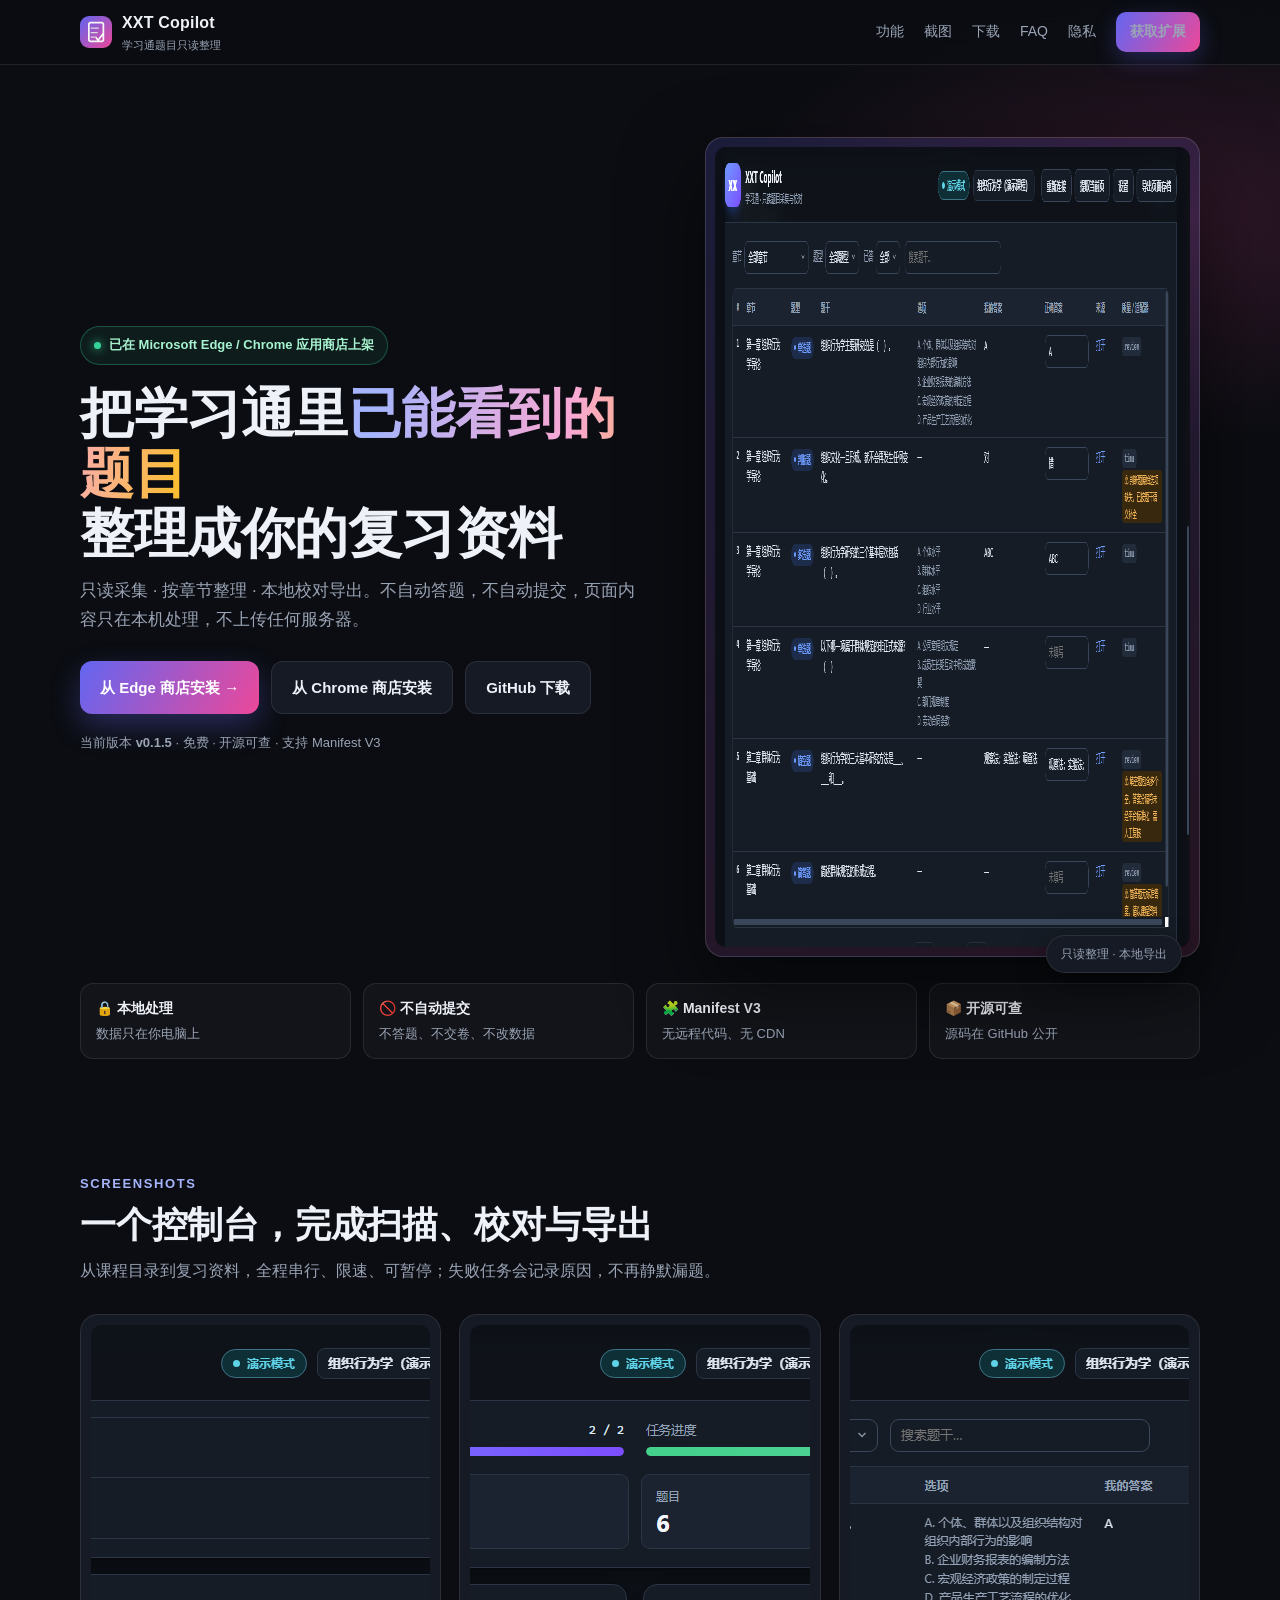
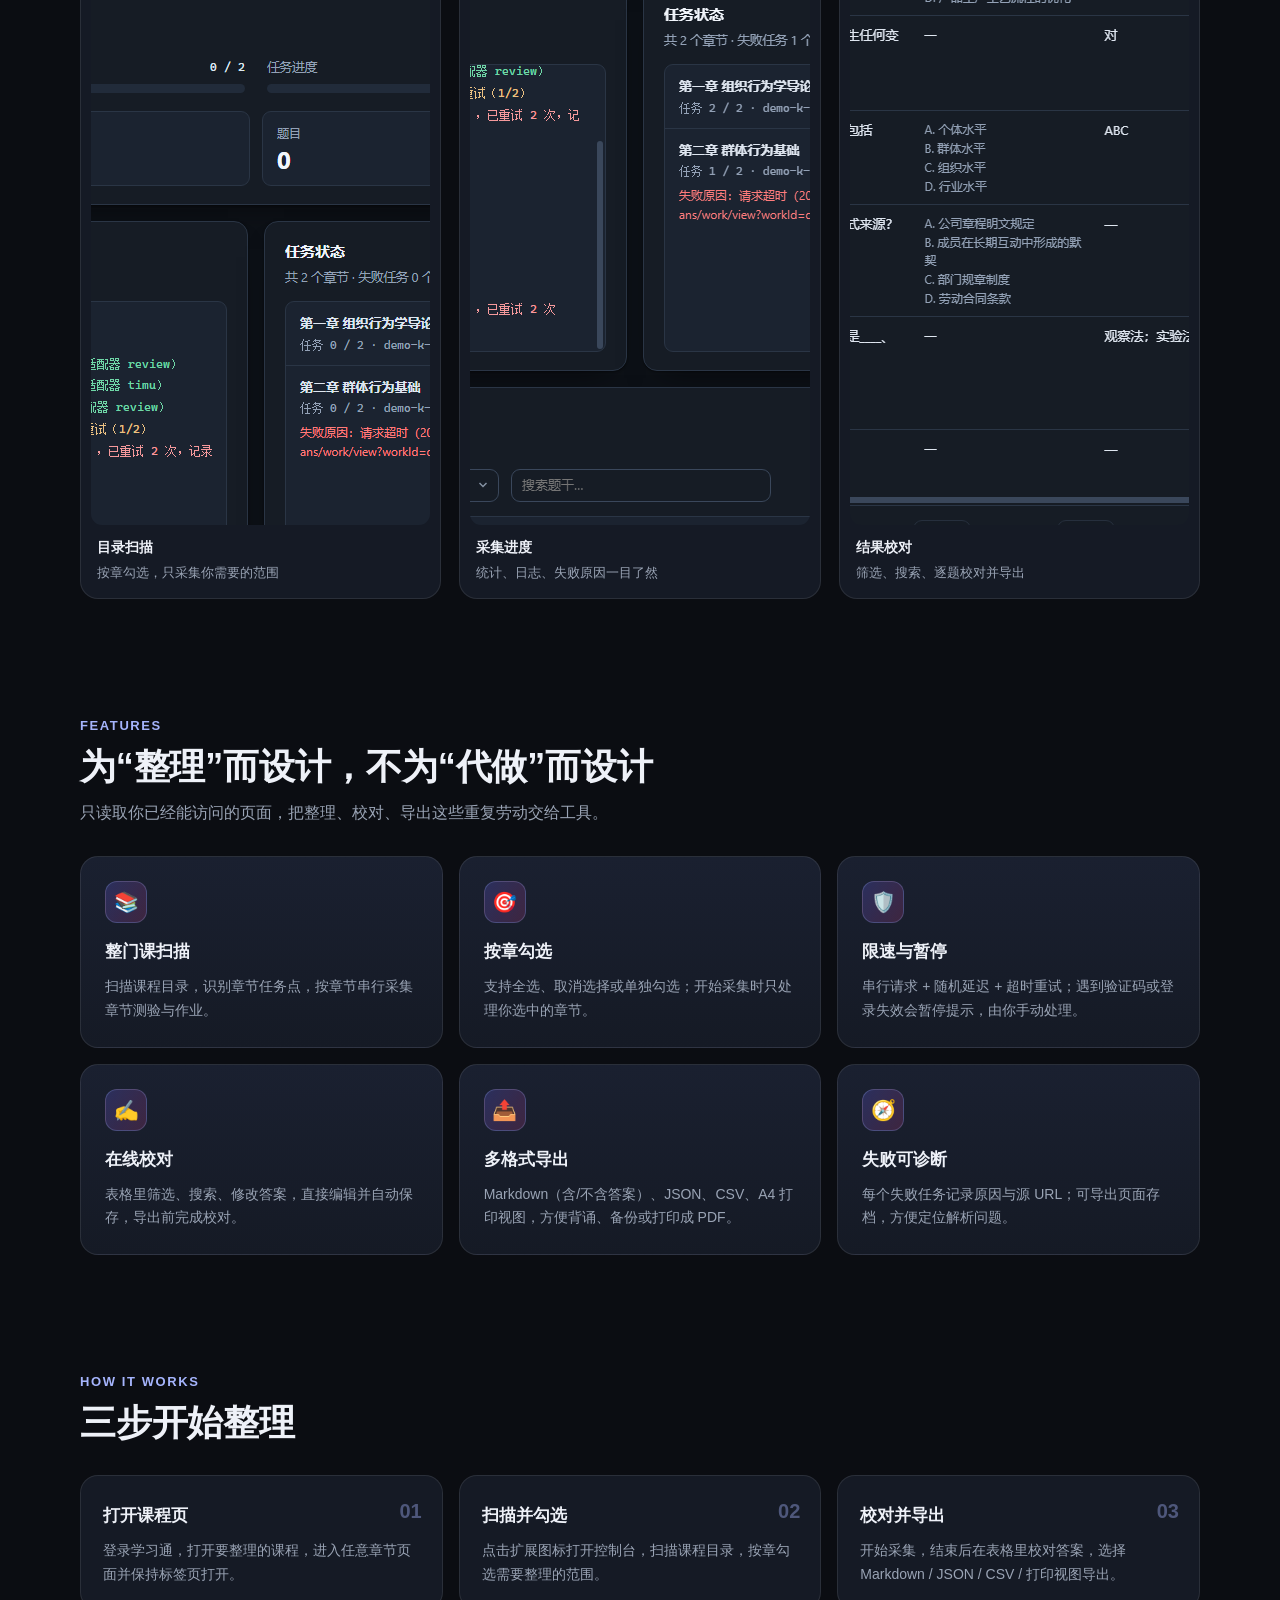
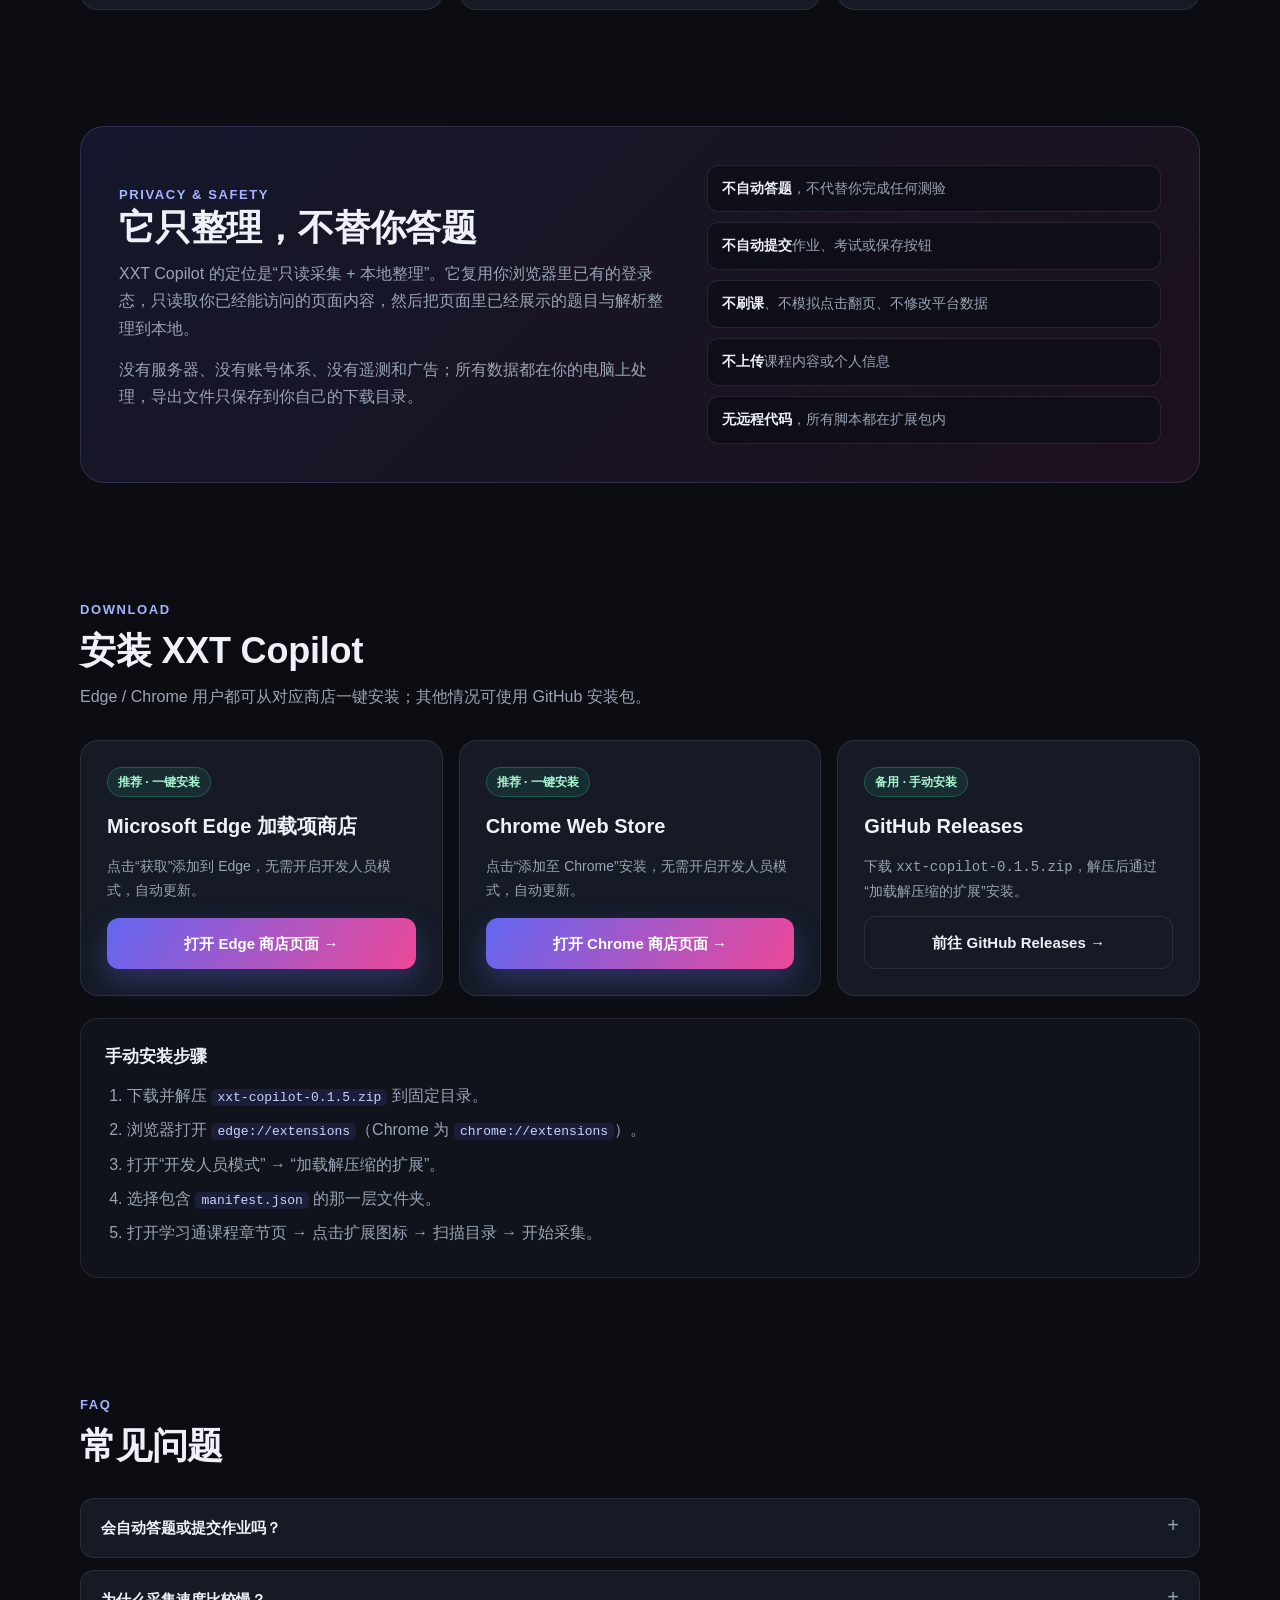
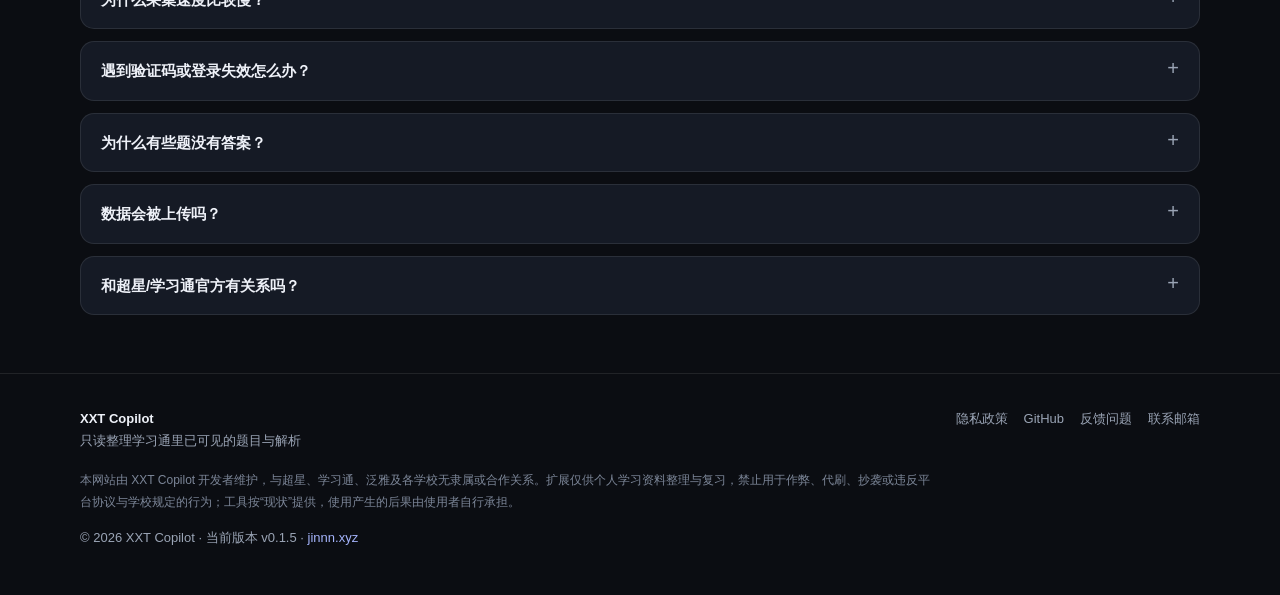
<file: docs/index.html>
<!DOCTYPE html>
<html lang="zh-CN">
<head>
  <meta charset="utf-8">
  <meta name="viewport" content="width=device-width, initial-scale=1">
  <title>XXT Copilot —— 学习通题目只读整理工具</title>
  <meta name="description" content="XXT Copilot 是一个只读的课程题目整理扩展：把学习通（超星/泛雅）课程中已可见的题目与解析按章节整理，导出 Markdown/JSON/CSV/打印版。不自动答题、不自动提交，数据只在本机处理。">
  <meta name="theme-color" content="#0b0d12">
  <link rel="canonical" href="https://jinnn.xyz/xxt-copilot/">
  <link rel="icon" type="image/png" href="assets/logo-128.png">
  <link rel="stylesheet" href="assets/site.css">
  <meta property="og:type" content="website">
  <meta property="og:title" content="XXT Copilot —— 学习通题目只读整理工具">
  <meta property="og:description" content="只读采集 · 按章节整理 · 本地校对导出。不自动答题，不自动提交，数据不上传。">
  <meta property="og:url" content="https://jinnn.xyz/xxt-copilot/">
  <meta property="og:image" content="https://jinnn.xyz/xxt-copilot/assets/og-cover.png">
  <meta name="twitter:card" content="summary_large_image">
</head>
<body>

<nav class="nav">
  <div class="nav-inner">
    <a class="brand" href="./">
      <img src="assets/logo-128.png" alt="XXT Copilot">
      <span>XXT Copilot<small>学习通题目只读整理</small></span>
    </a>
    <div class="nav-links">
      <a href="#features">功能</a>
      <a href="#screenshots">截图</a>
      <a href="#download">下载</a>
      <a href="#faq">FAQ</a>
      <a href="privacy-policy.html">隐私</a>
      <a class="nav-cta" href="https://microsoftedge.microsoft.com/addons/detail/afapjlkkkkkodlmamfeknfhnlkjaenih" target="_blank" rel="noopener">获取扩展</a>
    </div>
  </div>
</nav>

<header class="hero">
  <div class="wrap hero-grid">
    <div>
      <span class="pill"><span class="dot"></span> 已在 Microsoft Edge / Chrome 应用商店上架</span>
      <h1>把学习通里<span class="grad">已能看到的题目</span><br>整理成你的复习资料</h1>
      <p class="lead">只读采集 · 按章节整理 · 本地校对导出。不自动答题，不自动提交，页面内容只在本机处理，不上传任何服务器。</p>
      <div class="hero-actions">
        <a class="btn btn-primary" href="https://microsoftedge.microsoft.com/addons/detail/afapjlkkkkkodlmamfeknfhnlkjaenih" target="_blank" rel="noopener">从 Edge 商店安装 →</a>
        <a class="btn" href="https://chromewebstore.google.com/detail/maolpkpomgdnmidbiejcogfgecfhhbcj" target="_blank" rel="noopener">从 Chrome 商店安装</a>
        <a class="btn" href="https://github.com/luongthimydieu/xxt-copilot/releases/latest" target="_blank" rel="noopener">GitHub 下载</a>
      </div>
      <p class="hero-note">当前版本 <b>v0.1.5</b> · 免费 · 开源可查 · 支持 Manifest V3</p>
    </div>
    <div class="hero-art">
      <div class="shot-frame">
        <img src="assets/screenshot-3-results-1280x800.png" alt="XXT Copilot 题目校对表格界面" width="1280" height="800">
      </div>
    </div>
  </div>
  <div class="wrap trust">
    <div><b>🔒 本地处理</b>数据只在你电脑上</div>
    <div><b>🚫 不自动提交</b>不答题、不交卷、不改数据</div>
    <div><b>🧩 Manifest V3</b>无远程代码、无 CDN</div>
    <div><b>📦 开源可查</b>源码在 GitHub 公开</div>
  </div>
</header>

<section id="screenshots">
  <div class="wrap">
    <div class="sec-head">
      <div class="eyebrow">Screenshots</div>
      <h2>一个控制台，完成扫描、校对与导出</h2>
      <p>从课程目录到复习资料，全程串行、限速、可暂停；失败任务会记录原因，不再静默漏题。</p>
    </div>
    <div class="shots">
      <div class="shot">
        <img src="assets/screenshot-1-catalog-1280x800.png" alt="扫描课程目录并勾选章节" loading="lazy" width="1280" height="800">
        <p><b>目录扫描</b>按章勾选，只采集你需要的范围</p>
      </div>
      <div class="shot">
        <img src="assets/screenshot-2-progress-1280x800.png" alt="采集进度、统计卡片与运行日志" loading="lazy" width="1280" height="800">
        <p><b>采集进度</b>统计、日志、失败原因一目了然</p>
      </div>
      <div class="shot">
        <img src="assets/screenshot-3-results-1280x800.png" alt="题目校对表格，含选项与正确答案" loading="lazy" width="1280" height="800">
        <p><b>结果校对</b>筛选、搜索、逐题校对并导出</p>
      </div>
    </div>
  </div>
</section>

<section id="features">
  <div class="wrap">
    <div class="sec-head">
      <div class="eyebrow">Features</div>
      <h2>为“整理”而设计，不为“代做”而设计</h2>
      <p>只读取你已经能访问的页面，把整理、校对、导出这些重复劳动交给工具。</p>
    </div>
    <div class="features">
      <div class="feature">
        <div class="ico">📚</div>
        <h3>整门课扫描</h3>
        <p>扫描课程目录，识别章节任务点，按章节串行采集章节测验与作业。</p>
      </div>
      <div class="feature">
        <div class="ico">🎯</div>
        <h3>按章勾选</h3>
        <p>支持全选、取消选择或单独勾选；开始采集时只处理你选中的章节。</p>
      </div>
      <div class="feature">
        <div class="ico">🛡️</div>
        <h3>限速与暂停</h3>
        <p>串行请求 + 随机延迟 + 超时重试；遇到验证码或登录失效会暂停提示，由你手动处理。</p>
      </div>
      <div class="feature">
        <div class="ico">✍️</div>
        <h3>在线校对</h3>
        <p>表格里筛选、搜索、修改答案，直接编辑并自动保存，导出前完成校对。</p>
      </div>
      <div class="feature">
        <div class="ico">📤</div>
        <h3>多格式导出</h3>
        <p>Markdown（含/不含答案）、JSON、CSV、A4 打印视图，方便背诵、备份或打印成 PDF。</p>
      </div>
      <div class="feature">
        <div class="ico">🧭</div>
        <h3>失败可诊断</h3>
        <p>每个失败任务记录原因与源 URL；可导出页面存档，方便定位解析问题。</p>
      </div>
    </div>
  </div>
</section>

<section>
  <div class="wrap">
    <div class="sec-head">
      <div class="eyebrow">How it works</div>
      <h2>三步开始整理</h2>
    </div>
    <div class="steps">
      <div class="step">
        <h3>打开课程页</h3>
        <p>登录学习通，打开要整理的课程，进入任意章节页面并保持标签页打开。</p>
      </div>
      <div class="step">
        <h3>扫描并勾选</h3>
        <p>点击扩展图标打开控制台，扫描课程目录，按章勾选需要整理的范围。</p>
      </div>
      <div class="step">
        <h3>校对并导出</h3>
        <p>开始采集，结束后在表格里校对答案，选择 Markdown / JSON / CSV / 打印视图导出。</p>
      </div>
    </div>
  </div>
</section>

<section>
  <div class="wrap">
    <div class="safety">
      <div class="safety-grid">
        <div>
          <div class="eyebrow">Privacy &amp; Safety</div>
          <h2>它只整理，不替你答题</h2>
          <p>XXT Copilot 的定位是“只读采集 + 本地整理”。它复用你浏览器里已有的登录态，只读取你已经能访问的页面内容，然后把页面里已经展示的题目与解析整理到本地。</p>
          <p>没有服务器、没有账号体系、没有遥测和广告；所有数据都在你的电脑上处理，导出文件只保存到你自己的下载目录。</p>
        </div>
        <ul class="checks">
          <li><b>不自动答题</b>，不代替你完成任何测验</li>
          <li><b>不自动提交</b>作业、考试或保存按钮</li>
          <li><b>不刷课</b>、不模拟点击翻页、不修改平台数据</li>
          <li><b>不上传</b>课程内容或个人信息</li>
          <li><b>无远程代码</b>，所有脚本都在扩展包内</li>
        </ul>
      </div>
    </div>
  </div>
</section>

<section id="download">
  <div class="wrap">
    <div class="sec-head">
      <div class="eyebrow">Download</div>
      <h2>安装 XXT Copilot</h2>
      <p>Edge / Chrome 用户都可从对应商店一键安装；其他情况可使用 GitHub 安装包。</p>
    </div>
    <div class="download-grid">
      <div class="dl">
        <span class="tag">推荐 · 一键安装</span>
        <h3>Microsoft Edge 加载项商店</h3>
        <p>点击“获取”添加到 Edge，无需开启开发人员模式，自动更新。</p>
        <a class="btn btn-primary" href="https://microsoftedge.microsoft.com/addons/detail/afapjlkkkkkodlmamfeknfhnlkjaenih" target="_blank" rel="noopener">打开 Edge 商店页面 →</a>
      </div>
      <div class="dl">
        <span class="tag">推荐 · 一键安装</span>
        <h3>Chrome Web Store</h3>
        <p>点击“添加至 Chrome”安装，无需开启开发人员模式，自动更新。</p>
        <a class="btn btn-primary" href="https://chromewebstore.google.com/detail/maolpkpomgdnmidbiejcogfgecfhhbcj" target="_blank" rel="noopener">打开 Chrome 商店页面 →</a>
      </div>
      <div class="dl">
        <span class="tag">备用 · 手动安装</span>
        <h3>GitHub Releases</h3>
        <p>下载 <code>xxt-copilot-0.1.5.zip</code>，解压后通过“加载解压缩的扩展”安装。</p>
        <a class="btn" href="https://github.com/luongthimydieu/xxt-copilot/releases/latest" target="_blank" rel="noopener">前往 GitHub Releases →</a>
      </div>
    </div>
    <div class="manual">
      <h3>手动安装步骤</h3>
      <ol>
        <li>下载并解压 <code>xxt-copilot-0.1.5.zip</code> 到固定目录。</li>
        <li>浏览器打开 <code>edge://extensions</code>（Chrome 为 <code>chrome://extensions</code>）。</li>
        <li>打开“开发人员模式” → “加载解压缩的扩展”。</li>
        <li>选择包含 <code>manifest.json</code> 的那一层文件夹。</li>
        <li>打开学习通课程章节页 → 点击扩展图标 → 扫描目录 → 开始采集。</li>
      </ol>
    </div>
  </div>
</section>

<section id="faq">
  <div class="wrap">
    <div class="sec-head">
      <div class="eyebrow">FAQ</div>
      <h2>常见问题</h2>
    </div>
    <div class="faq">
      <details>
        <summary>会自动答题或提交作业吗？</summary>
        <p>不会。扩展只读取页面和接口数据，在本地整理；从不点击提交、交卷、保存作业等按钮，也不会修改平台上的任何数据。</p>
      </details>
      <details>
        <summary>为什么采集速度比较慢？</summary>
        <p>为了降低平台压力和账号风险，扩展采用串行请求、随机延迟、超时与有限重试。整门课可能需要几分钟，建议保持默认限速。</p>
      </details>
      <details>
        <summary>遇到验证码或登录失效怎么办？</summary>
        <p>扩展会暂停并提示原因，不会强行继续。手动完成验证或重新登录学习通后，刷新课程页并在控制台点“继续”或“重新连接”。</p>
      </details>
      <details>
        <summary>为什么有些题没有答案？</summary>
        <p>平台只在部分页面或部分状态下展示官方答案；页面上没有展示的答案无法采集，会留空，由你在校对区手动补充。</p>
      </details>
      <details>
        <summary>数据会被上传吗？</summary>
        <p>不会。扩展没有服务器，没有遥测和广告；采集结果保存在页面内存，设置保存在浏览器本地存储，导出文件只写到你的默认下载目录。</p>
      </details>
      <details>
        <summary>和超星/学习通官方有关系吗？</summary>
        <p>没有。这是一个独立的个人开发工具，与超星、学习通、泛雅及各学校无隶属或合作关系。请遵守平台用户协议与学校规定，仅用于个人复习整理。</p>
      </details>
    </div>
  </div>
</section>

<footer>
  <div class="wrap">
    <div class="foot">
      <div>
        <strong style="color:var(--text)">XXT Copilot</strong>
        <div>只读整理学习通里已可见的题目与解析</div>
      </div>
      <div class="foot-links">
        <a href="privacy-policy.html">隐私政策</a>
        <a href="https://github.com/luongthimydieu/xxt-copilot" target="_blank" rel="noopener">GitHub</a>
        <a href="https://github.com/luongthimydieu/xxt-copilot/issues" target="_blank" rel="noopener">反馈问题</a>
        <a href="mailto:wangzhiwen1224@126.com">联系邮箱</a>
      </div>
    </div>
    <p class="disclaimer">本网站由 XXT Copilot 开发者维护，与超星、学习通、泛雅及各学校无隶属或合作关系。扩展仅供个人学习资料整理与复习，禁止用于作弊、代刷、抄袭或违反平台协议与学校规定的行为；工具按“现状”提供，使用产生的后果由使用者自行承担。</p>
    <p style="margin:14px 0 0">© 2026 XXT Copilot · 当前版本 v0.1.5 · <a href="https://jinnn.xyz/">jinnn.xyz</a></p>
  </div>
</footer>

</body>
</html>
</file>
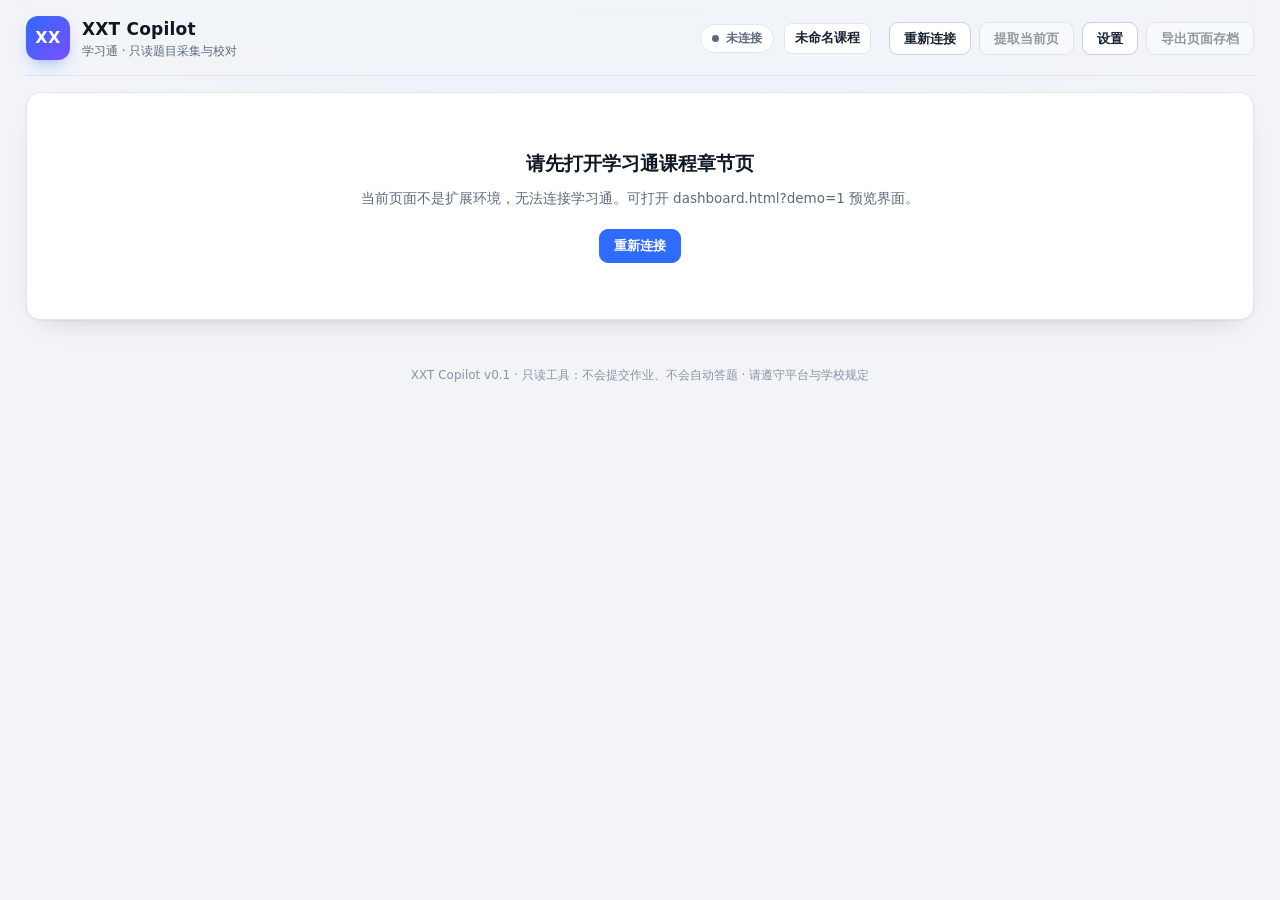
<file: dashboard/dashboard.html>
<!DOCTYPE html>
<html lang="zh-CN">
<head>
  <meta charset="utf-8">
  <meta name="viewport" content="width=device-width, initial-scale=1">
  <title>XXT Copilot · 控制台</title>
  <link rel="stylesheet" href="dashboard.css">
</head>
<body>
  <div class="app">
    <header class="topbar">
      <div class="brand">
        <div class="logo" aria-hidden="true">XX</div>
        <div class="brand-text">
          <h1>XXT Copilot</h1>
          <p>学习通 · 只读题目采集与校对</p>
        </div>
      </div>
      <div class="topbar-status">
        <span id="conn-pill" class="pill pill-idle" role="status">未连接</span>
        <span id="course-name" class="course-name" title="当前课程">未连接课程</span>
      </div>
      <div class="topbar-actions">
        <button type="button" class="btn" id="btn-reconnect" data-action="reconnect">重新连接</button>
        <button type="button" class="btn" id="btn-extract-current" data-action="extract-current" title="从当前已打开的学习通页面提取题目（XXT_EXTRACT_CURRENT）">提取当前页</button>
        <button type="button" class="btn" id="btn-settings" data-action="open-settings">设置</button>
        <button type="button" class="btn" id="btn-snapshot" data-action="snapshot">导出页面存档</button>
      </div>
    </header>

    <div id="demo-banner" class="banner banner-info" hidden>
      demo 模式：当前使用内置示例数据，不会连接学习通，也不会发送任何扩展消息。
    </div>
    <div id="alert-banner" class="banner banner-error" hidden role="alert"></div>

    <main>
      <section id="empty-state" class="card empty-state">
        <h2 id="empty-title">正在连接学习通页面…</h2>
        <p id="empty-hint">正在查找当前课程标签页。请保持学习通课程章节页处于打开状态。</p>
        <button type="button" class="btn btn-primary" data-action="reconnect">重新连接</button>
      </section>

      <section id="card-scan" class="card" hidden>
        <div class="card-head">
          <div>
            <h2>扫描目录</h2>
            <p class="card-sub" id="scan-hint">扫描课程章节目录，勾选要采集的章节后开始采集。</p>
          </div>
          <div class="card-tools">
            <button type="button" class="btn btn-primary" id="btn-scan" data-action="scan">扫描课程目录</button>
            <button type="button" class="btn btn-sm" id="btn-select-all" data-action="select-all">全选</button>
            <button type="button" class="btn btn-sm" id="btn-select-none" data-action="select-none">取消选择</button>
          </div>
        </div>
        <div class="entries" id="entries-list"></div>
      </section>

      <section id="card-run" class="card" hidden>
        <div class="card-head">
          <div>
            <h2>采集控制</h2>
            <p class="card-sub">串行请求 + 随机延迟；遇到验证码或登录失效会自动暂停，不会硬闯。</p>
          </div>
          <div class="card-tools">
            <button type="button" class="btn btn-primary" id="btn-start" data-action="start">开始采集</button>
            <button type="button" class="btn" id="btn-pause" data-action="pause">暂停</button>
            <button type="button" class="btn" id="btn-resume" data-action="resume">继续</button>
            <button type="button" class="btn btn-danger" id="btn-stop" data-action="stop">停止</button>
          </div>
        </div>
        <div class="progress-grid">
          <div class="progress-item">
            <div class="progress-label"><span>章节进度</span><span id="progress-entry-text">0 / 0</span></div>
            <div class="bar"><div class="bar-fill" id="progress-entry-bar"></div></div>
          </div>
          <div class="progress-item">
            <div class="progress-label"><span>任务进度</span><span id="progress-task-text">0 / 0</span></div>
            <div class="bar"><div class="bar-fill bar-fill-ok" id="progress-task-bar"></div></div>
          </div>
        </div>
        <div class="stats">
          <div class="stat">
            <span class="stat-label">章节</span>
            <strong class="stat-value" id="stat-chapters">0</strong>
          </div>
          <div class="stat">
            <span class="stat-label">任务</span>
            <strong class="stat-value" id="stat-tasks">0</strong>
          </div>
          <div class="stat">
            <span class="stat-label">题目</span>
            <strong class="stat-value" id="stat-questions">0</strong>
          </div>
          <div class="stat stat-failed">
            <span class="stat-label">失败任务</span>
            <strong class="stat-value" id="stat-failed">0</strong>
          </div>
        </div>
      </section>

      <div class="two-col">
        <section id="card-logs" class="card" hidden>
          <div class="card-head">
            <div>
              <h2>运行日志</h2>
              <p class="card-sub" id="logs-meta">最多保留最近 300 条，按级别着色。</p>
            </div>
          </div>
          <div class="log-list" id="log-list"></div>
        </section>

        <section id="card-tasks" class="card" hidden>
          <div class="card-head">
            <div>
              <h2>任务状态</h2>
              <p class="card-sub" id="tasks-meta">按章节显示任务数、完成情况与失败原因。</p>
            </div>
          </div>
          <div class="task-list" id="task-list"></div>
        </section>
      </div>

      <section id="card-results" class="card" hidden>
        <div class="card-head">
          <div>
            <h2>结果校对 <span class="mode-badge" id="results-mode" hidden></span></h2>
            <p class="card-sub" id="results-meta">采集完成或暂停后自动加载结果。</p>
          </div>
          <div class="card-tools">
            <button type="button" class="btn btn-sm" id="btn-show-bulk" data-action="show-bulk" hidden>返回批量结果</button>
            <span class="count-badge" id="results-count">0 题</span>
          </div>
        </div>
        <div class="filters">
          <label class="field-inline"><span>章节</span><select id="filter-chapter"></select></label>
          <label class="field-inline"><span>题型</span><select id="filter-type"></select></label>
          <label class="field-inline"><span>已答</span>
            <select id="filter-answered">
              <option value="">全部</option>
              <option value="yes">已答</option>
              <option value="no">未答</option>
            </select>
          </label>
          <label class="search"><input type="search" id="search-stem" placeholder="搜索题干…" autocomplete="off"></label>
        </div>
        <div class="table-wrap">
          <table class="result-table">
            <thead>
              <tr>
                <th class="col-idx">#</th>
                <th class="col-chapter">章节</th>
                <th class="col-type">题型</th>
                <th class="col-stem">题干</th>
                <th class="col-options">选项</th>
                <th class="col-my">我的答案</th>
                <th class="col-answer">正确答案</th>
                <th class="col-source">来源</th>
                <th class="col-quality">质量 / 适配器</th>
              </tr>
            </thead>
            <tbody id="results-tbody"></tbody>
          </table>
        </div>
        <div class="empty" id="results-empty" hidden>暂无题目结果。完成采集后会自动加载；在地址后加 <code>?demo=1</code> 可预览示例数据。</div>
        <div class="pager">
          <button type="button" class="btn btn-sm" id="page-prev" data-action="page-prev">上一页</button>
          <span id="page-info">第 1 / 1 页</span>
          <button type="button" class="btn btn-sm" id="page-next" data-action="page-next">下一页</button>
        </div>
      </section>

      <section id="card-export" class="card" hidden>
        <div class="card-head">
          <div>
            <h2>导出</h2>
            <p class="card-sub">结果加载后可用；文件名自动包含课程名与日期。CSV 带 BOM，可直接用 Excel 打开。</p>
          </div>
        </div>
        <div class="export-actions">
          <button type="button" class="btn" data-export="md-answers" data-action="export-md-answers">Markdown（含答案）</button>
          <button type="button" class="btn" data-export="md-plain" data-action="export-md-plain">Markdown（不含答案）</button>
          <button type="button" class="btn" data-export="json" data-action="export-json">JSON</button>
          <button type="button" class="btn" data-export="csv" data-action="export-csv">CSV（Excel）</button>
          <label class="check"><input type="checkbox" id="print-with-answers" checked> 打印包含答案</label>
          <button type="button" class="btn" data-export="print" data-action="export-print">打印视图</button>
        </div>
      </section>
    </main>

    <footer class="foot">
      XXT Copilot v0.1 · 只读工具：不会提交作业、不会自动答题 · 请遵守平台与学校规定
    </footer>
  </div>

  <div id="settings-modal" class="modal" hidden>
    <div class="modal-backdrop" data-action="close-settings"></div>
    <div class="modal-panel" role="dialog" aria-modal="true" aria-labelledby="settings-title">
      <div class="modal-head">
        <h2 id="settings-title">采集设置</h2>
        <button type="button" class="icon-btn" data-action="close-settings" aria-label="关闭设置">×</button>
      </div>
      <div class="modal-body">
        <div class="form-grid">
          <label class="form-field">
            <span>最小请求间隔 minDelay（ms）</span>
            <input type="number" id="set-min-delay" min="0" max="60000" step="50">
          </label>
          <label class="form-field">
            <span>最大请求间隔 maxDelay（ms）</span>
            <input type="number" id="set-max-delay" min="0" max="60000" step="50">
          </label>
          <label class="form-field">
            <span>单请求超时 timeout（ms）</span>
            <input type="number" id="set-timeout" min="1000" max="120000" step="1000">
          </label>
          <label class="form-field">
            <span>失败重试 retries（次）</span>
            <input type="number" id="set-retries" min="0" max="10" step="1">
          </label>
          <label class="form-field">
            <span>单任务最大翻卡数 maxCards（张）</span>
            <input type="number" id="set-max-cards" min="1" max="500" step="1">
          </label>
        </div>
        <p class="form-hint">设置保存在本机浏览器（chrome.storage.local），并作为「开始采集」时 XXT_START 的默认 options。数值越大请求越慢、越保守。</p>
        <p class="form-error" id="settings-error" hidden></p>
      </div>
      <div class="modal-foot">
        <button type="button" class="btn" data-action="close-settings">取消</button>
        <button type="button" class="btn btn-primary" data-action="save-settings">保存设置</button>
      </div>
    </div>
  </div>

  <div id="toast-container" class="toasts" aria-live="polite" aria-atomic="false"></div>

  <noscript>本页面需要启用 JavaScript 才能使用。</noscript>
  <script src="export.js"></script>
  <script src="dashboard.js"></script>
</body>
</html>
</file>
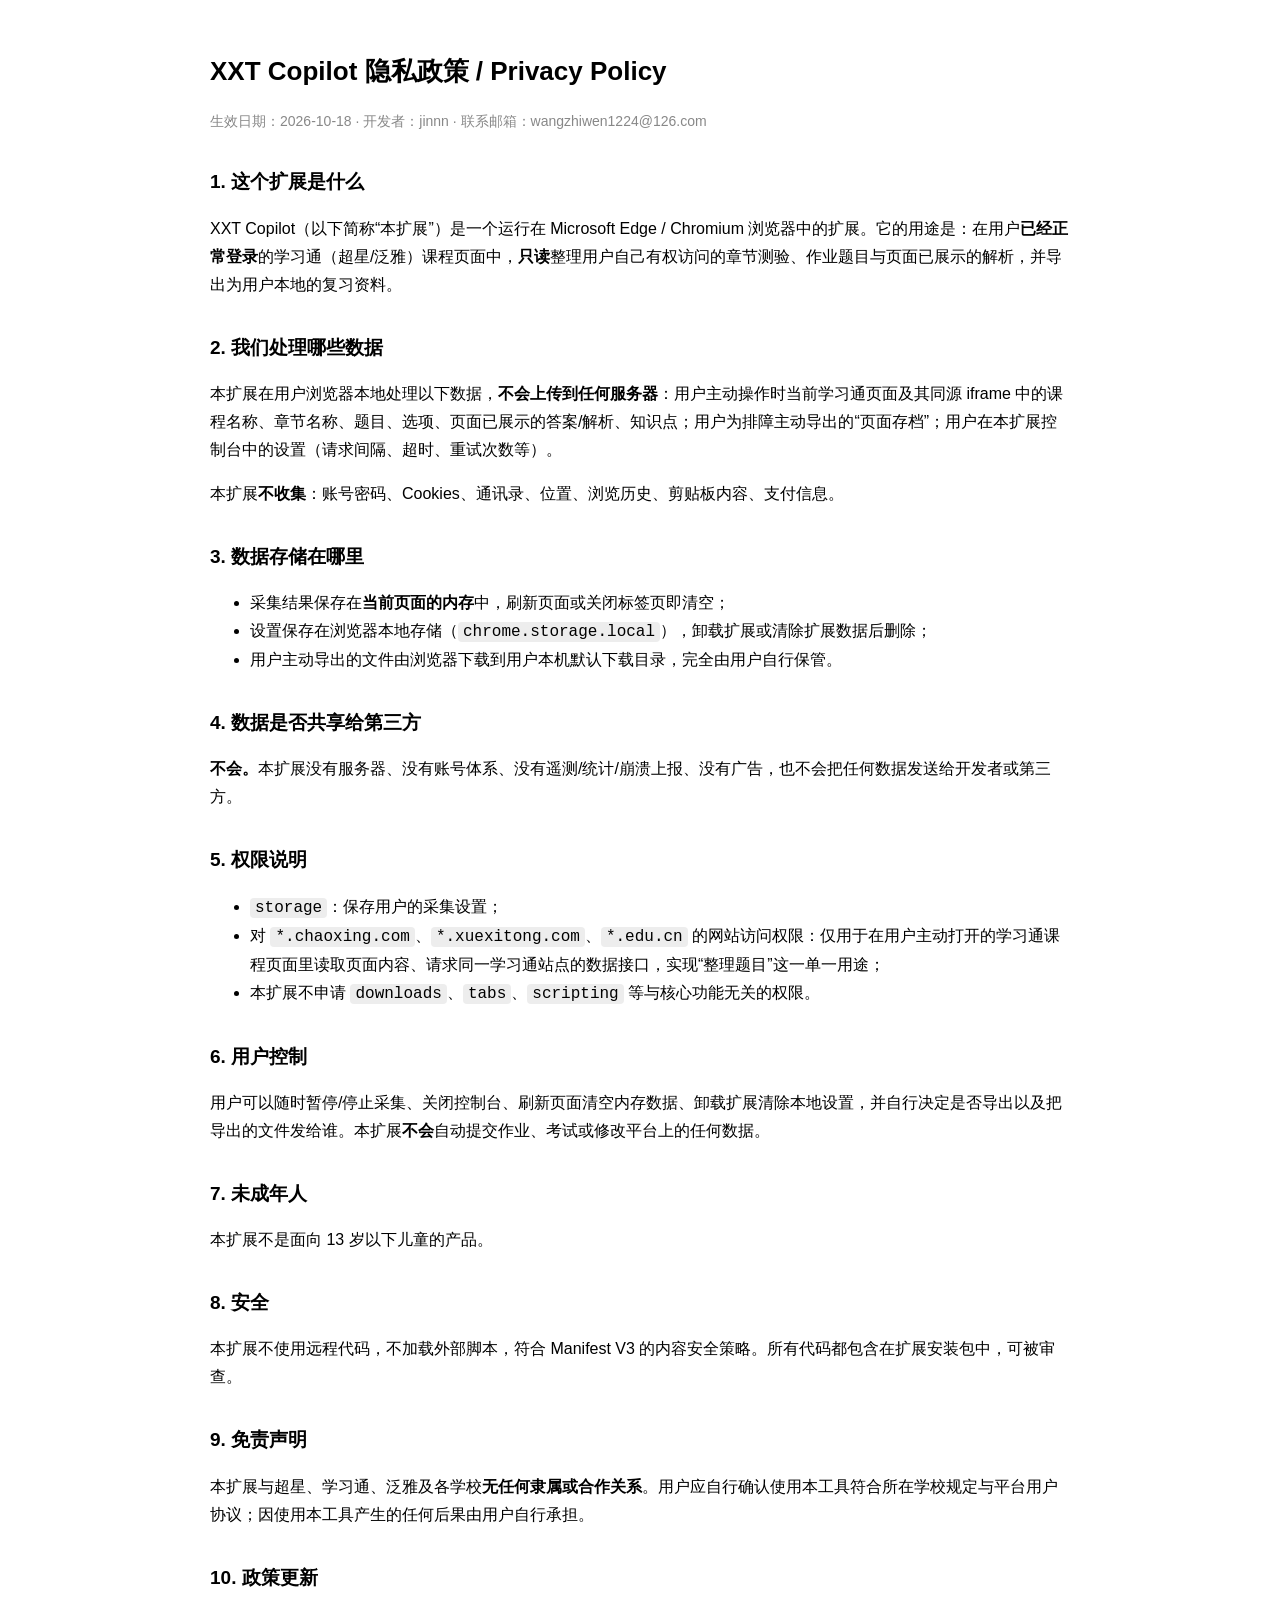
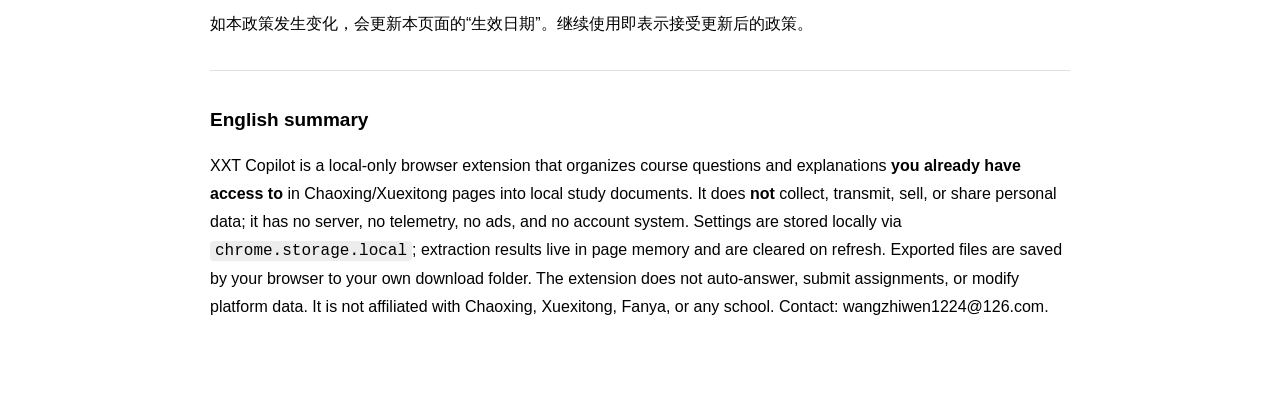
<file: docs/privacy-policy.html>
<!DOCTYPE html>
<html lang="zh-CN">
<head>
  <meta charset="utf-8">
  <meta name="viewport" content="width=device-width, initial-scale=1">
  <title>XXT Copilot 隐私政策 / Privacy Policy</title>
  <style>
    :root { color-scheme: light dark; }
    body { max-width: 860px; margin: 0 auto; padding: 32px 20px 64px; font: 16px/1.75 -apple-system, BlinkMacSystemFont, "Segoe UI", "Microsoft YaHei", sans-serif; }
    h1 { font-size: 26px; margin-bottom: 4px; }
    h2 { font-size: 19px; margin-top: 32px; }
    .meta { color: #888; font-size: 14px; }
    code { background: rgba(127,127,127,.14); padding: 1px 5px; border-radius: 4px; }
    hr { border: 0; border-top: 1px solid rgba(127,127,127,.25); margin: 32px 0; }
    @media (prefers-color-scheme: dark) { body { background: #17171f; color: #e8e8ef; } }
  </style>
</head>
<body>
  <h1>XXT Copilot 隐私政策 / Privacy Policy</h1>
  <p class="meta">生效日期：2026-10-18 · 开发者：jinnn · 联系邮箱：wangzhiwen1224@126.com</p>

  <h2>1. 这个扩展是什么</h2>
  <p>XXT Copilot（以下简称“本扩展”）是一个运行在 Microsoft Edge / Chromium 浏览器中的扩展。它的用途是：在用户<strong>已经正常登录</strong>的学习通（超星/泛雅）课程页面中，<strong>只读</strong>整理用户自己有权访问的章节测验、作业题目与页面已展示的解析，并导出为用户本地的复习资料。</p>

  <h2>2. 我们处理哪些数据</h2>
  <p>本扩展在用户浏览器本地处理以下数据，<strong>不会上传到任何服务器</strong>：用户主动操作时当前学习通页面及其同源 iframe 中的课程名称、章节名称、题目、选项、页面已展示的答案/解析、知识点；用户为排障主动导出的“页面存档”；用户在本扩展控制台中的设置（请求间隔、超时、重试次数等）。</p>
  <p>本扩展<strong>不收集</strong>：账号密码、Cookies、通讯录、位置、浏览历史、剪贴板内容、支付信息。</p>

  <h2>3. 数据存储在哪里</h2>
  <ul>
    <li>采集结果保存在<strong>当前页面的内存</strong>中，刷新页面或关闭标签页即清空；</li>
    <li>设置保存在浏览器本地存储（<code>chrome.storage.local</code>），卸载扩展或清除扩展数据后删除；</li>
    <li>用户主动导出的文件由浏览器下载到用户本机默认下载目录，完全由用户自行保管。</li>
  </ul>

  <h2>4. 数据是否共享给第三方</h2>
  <p><strong>不会。</strong>本扩展没有服务器、没有账号体系、没有遥测/统计/崩溃上报、没有广告，也不会把任何数据发送给开发者或第三方。</p>

  <h2>5. 权限说明</h2>
  <ul>
    <li><code>storage</code>：保存用户的采集设置；</li>
    <li>对 <code>*.chaoxing.com</code>、<code>*.xuexitong.com</code>、<code>*.edu.cn</code> 的网站访问权限：仅用于在用户主动打开的学习通课程页面里读取页面内容、请求同一学习通站点的数据接口，实现“整理题目”这一单一用途；</li>
    <li>本扩展不申请 <code>downloads</code>、<code>tabs</code>、<code>scripting</code> 等与核心功能无关的权限。</li>
  </ul>

  <h2>6. 用户控制</h2>
  <p>用户可以随时暂停/停止采集、关闭控制台、刷新页面清空内存数据、卸载扩展清除本地设置，并自行决定是否导出以及把导出的文件发给谁。本扩展<strong>不会</strong>自动提交作业、考试或修改平台上的任何数据。</p>

  <h2>7. 未成年人</h2>
  <p>本扩展不是面向 13 岁以下儿童的产品。</p>

  <h2>8. 安全</h2>
  <p>本扩展不使用远程代码，不加载外部脚本，符合 Manifest V3 的内容安全策略。所有代码都包含在扩展安装包中，可被审查。</p>

  <h2>9. 免责声明</h2>
  <p>本扩展与超星、学习通、泛雅及各学校<strong>无任何隶属或合作关系</strong>。用户应自行确认使用本工具符合所在学校规定与平台用户协议；因使用本工具产生的任何后果由用户自行承担。</p>

  <h2>10. 政策更新</h2>
  <p>如本政策发生变化，会更新本页面的“生效日期”。继续使用即表示接受更新后的政策。</p>

  <hr>

  <h2>English summary</h2>
  <p>XXT Copilot is a local-only browser extension that organizes course questions and explanations <strong>you already have access to</strong> in Chaoxing/Xuexitong pages into local study documents. It does <strong>not</strong> collect, transmit, sell, or share personal data; it has no server, no telemetry, no ads, and no account system. Settings are stored locally via <code>chrome.storage.local</code>; extraction results live in page memory and are cleared on refresh. Exported files are saved by your browser to your own download folder. The extension does not auto-answer, submit assignments, or modify platform data. It is not affiliated with Chaoxing, Xuexitong, Fanya, or any school. Contact: wangzhiwen1224@126.com.</p>
</body>
</html>
</file>
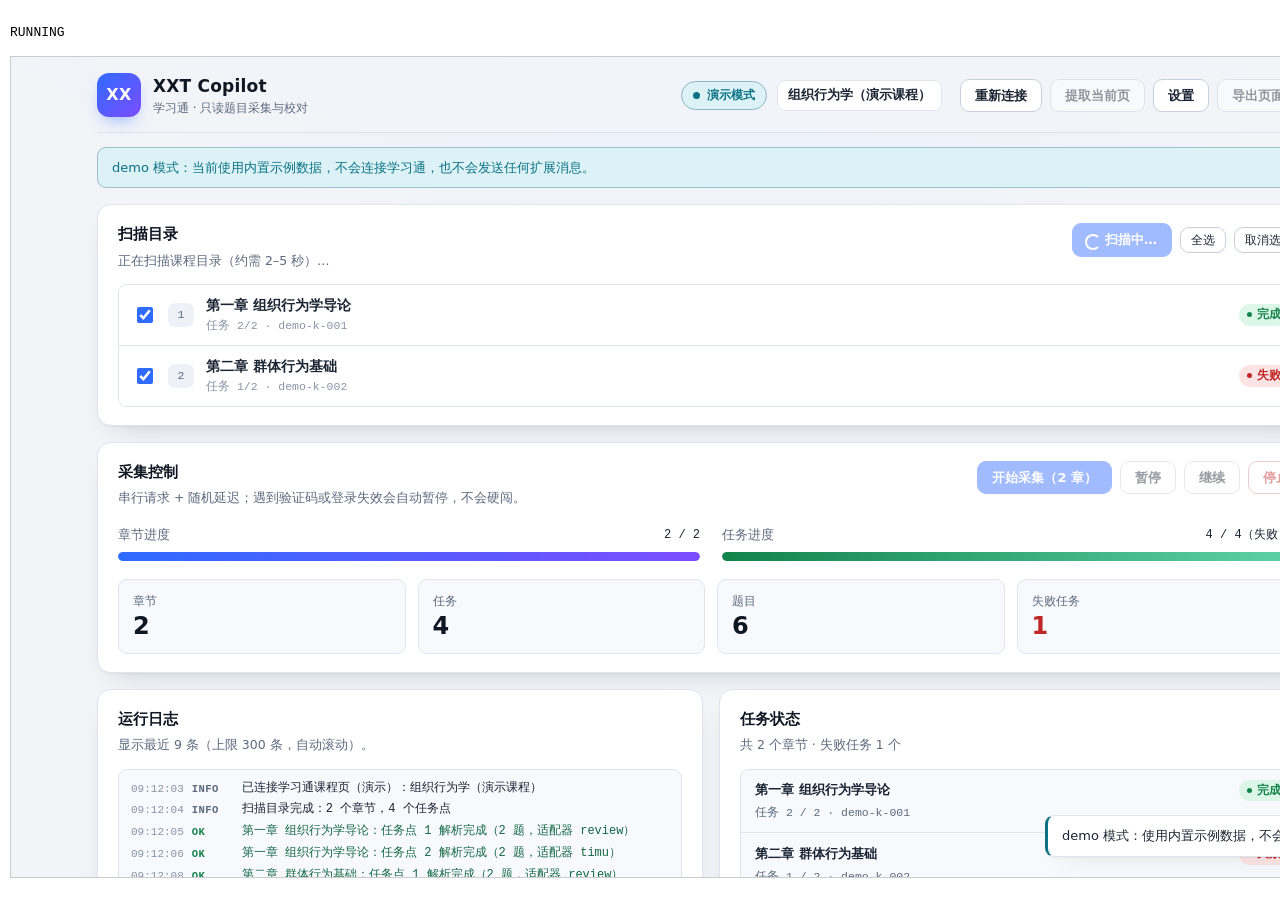
<file: tools/dashboard-test.html>
<!DOCTYPE html>
<html lang="zh-CN">
<head>
  <meta charset="utf-8">
  <title>dashboard-test</title>
  <style>
    body { font: 13px/1.5 Consolas, monospace; margin: 0; padding: 10px; }
    iframe { width: 1400px; height: 820px; border: 1px solid #ccc; }
    #out { white-space: pre-wrap; }
    .pass { color: #067d17; }
    .fail { color: #c00; font-weight: 700; }
  </style>
</head>
<body>
  <pre id="out">RUNNING</pre>
  <iframe id="frame" src="../dashboard/dashboard.html?demo=1"></iframe>
  <script>
    (function () {
      'use strict';
      var results = [];
      var failed = 0;

      function assert(condition, message) {
        if (condition) results.push('PASS ' + message);
        else { failed++; results.push('FAIL ' + message); }
      }
      function sleep(ms) {
        return new Promise(function (resolve) { setTimeout(resolve, ms); });
      }
      function textOf(doc, id) {
        var el = doc.getElementById(id);
        return el ? String(el.textContent || '').trim() : '';
      }

      window.addEventListener('load', function () {
        (async function () {
          var frame = document.getElementById('frame');
          var doc = frame.contentDocument;
          var win = frame.contentWindow;
          try {
            await sleep(700);

            // 1. demo 模式基础状态
            var banner = doc.getElementById('demo-banner');
            assert(!!banner && banner.hidden === false, 'demo=1 显示演示横幅');
            assert(typeof win.XXTExport === 'object', 'export.js 已加载（window.XXTExport）');
            ['exportMarkdown', 'exportJson', 'exportCsv', 'openPrintView', 'makeFileName'].forEach(function (name) {
              assert(typeof win.XXTExport[name] === 'function', '导出函数存在：' + name);
            });
            assert(!!doc.getElementById('btn-extract-current'), '存在「提取当前页」按钮');

            // 2. 扫描目录
            doc.getElementById('btn-scan').click();
            await sleep(900);
            var entryRows = doc.querySelectorAll('#entries-list .entry-row');
            assert(entryRows.length === 2, 'demo 扫描得到 2 个章节（实际 ' + entryRows.length + '）');
            assert(textOf(doc, 'conn-pill').indexOf('演示') >= 0, '连接状态显示演示模式');
            assert(doc.getElementById('btn-start').disabled === false, '扫描后「开始采集」可用');

            // 3. 开始采集 → 完成
            doc.getElementById('btn-start').click();
            await sleep(6200);
            assert(textOf(doc, 'stat-questions') === '6', 'demo 采集得到 6 题（实际 ' + textOf(doc, 'stat-questions') + '）');
            assert(textOf(doc, 'stat-failed') === '1', 'demo 有 1 个失败任务（实际 ' + textOf(doc, 'stat-failed') + '）');
            var bulkRows = doc.querySelectorAll('#results-tbody tr');
            assert(bulkRows.length > 0, '批量结果表格有数据（' + bulkRows.length + ' 行）');
            var logText = textOf(doc, 'log-list');
            assert(logText.indexOf('采集完成') >= 0 || logText.indexOf('完成') >= 0, '日志出现完成记录');

            // 4. 单页提取 → 返回批量结果
            doc.getElementById('btn-extract-current').click();
            await sleep(900);
            var extractRows = doc.querySelectorAll('#results-tbody tr');
            assert(extractRows.length === 3, '单页提取显示 3 题（实际 ' + extractRows.length + '）');
            var modeText = textOf(doc, 'results-mode');
            assert(modeText.indexOf('单页') >= 0, '单页模式徽标出现（' + modeText + '）');
            assert(modeText.indexOf('timu') >= 0, '单页适配器为 timu（' + modeText + '）');
            var showBulk = doc.getElementById('btn-show-bulk');
            assert(!!showBulk && showBulk.hidden === false, '「返回批量结果」按钮可见');
            if (showBulk) showBulk.click();
            await sleep(300);
            var backRows = doc.querySelectorAll('#results-tbody tr');
            assert(backRows.length > 0 && backRows.length !== 3, '返回批量结果后行数恢复（' + backRows.length + ' 行）');

            // 5. 筛选框存在且可用
            assert(!!doc.getElementById('filter-type') && !!doc.getElementById('filter-chapter'), '筛选控件存在');
            assert(!!doc.getElementById('page-info'), '分页控件存在');
          } catch (error) {
            failed++;
            results.push('FAIL 测试执行异常：' + (error && error.stack ? error.stack : error));
          }
          var summary = failed === 0 ? 'PASS' : 'FAILED ' + failed;
          var out = document.getElementById('out');
          out.textContent = summary + '\n' + results.join('\n');
          out.className = failed === 0 ? 'pass' : 'fail';
          document.title = failed === 0 ? 'PASS' : 'FAIL';
        })();
      });
    })();
  </script>
</body>
</html>
</file>
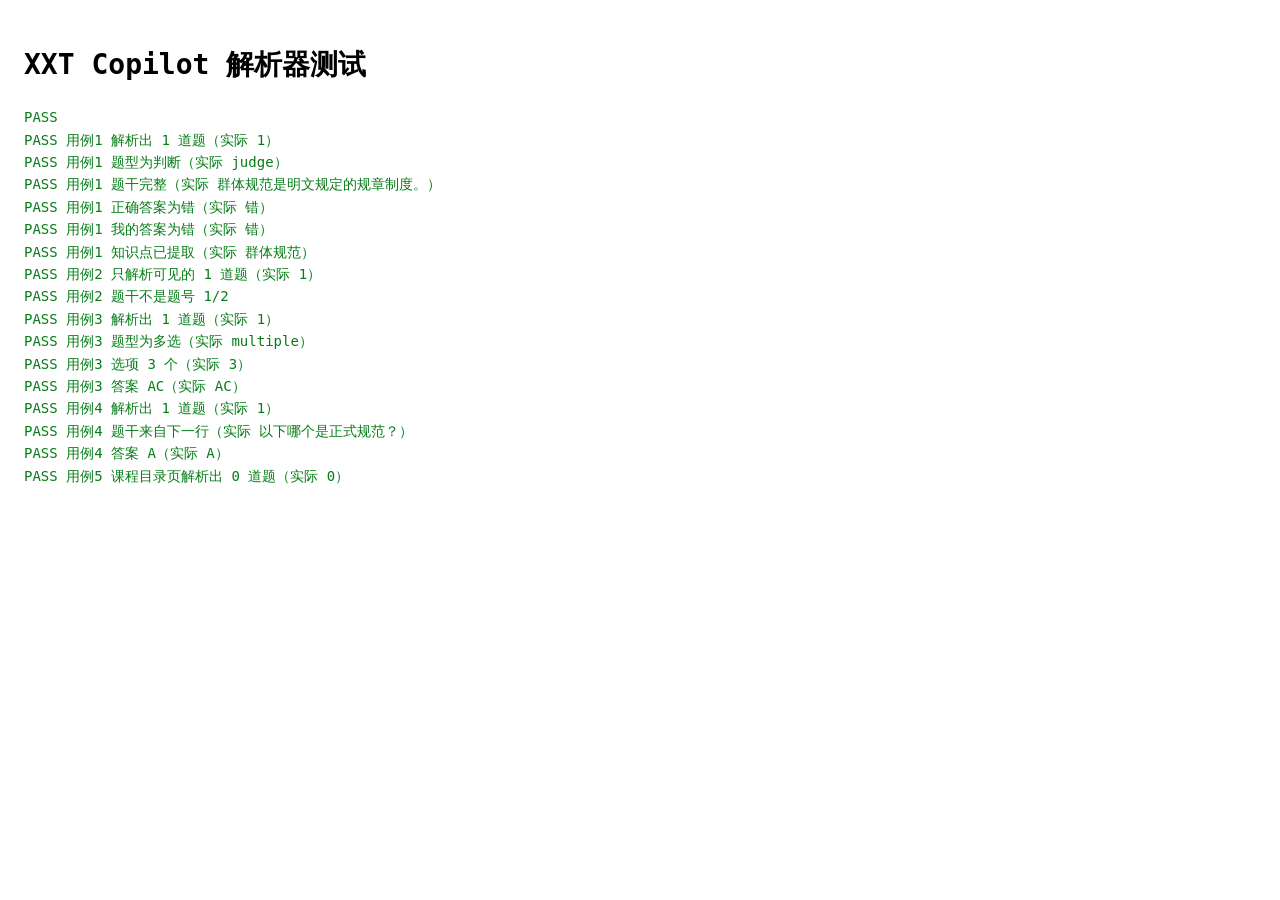
<file: tools/parser-test.html>
<!DOCTYPE html>
<html lang="zh-CN">
<head>
  <meta charset="utf-8">
  <title>parser-test</title>
  <style>
    body { font: 14px/1.6 Consolas, monospace; padding: 16px; }
    #out { white-space: pre-wrap; }
    .pass { color: #067d17; }
    .fail { color: #c00; font-weight: 700; }
  </style>
</head>
<body>
  <h1>XXT Copilot 解析器测试</h1>
  <pre id="out">RUNNING</pre>
  <script src="../content/parsers.js"></script>
  <script>
    (function () {
      'use strict';
      var results = [];
      var failed = 0;

      function assert(condition, message) {
        if (condition) {
          results.push('PASS ' + message);
        } else {
          failed++;
          results.push('FAIL ' + message);
        }
      }

      function parse(html, meta) {
        var doc = new DOMParser().parseFromString(html, 'text/html');
        return XXT.parsers.parseDocument(doc, meta || {});
      }

      try {
        // 用例 1：截图同款已批阅判断题页
        var case1 = parse(
          '<div class="mark_item">' +
            '<div class="type_tit">一、判断题（共1题）</div>' +
            '<div class="questionLi">' +
              '<div class="Zy_TItle"><span class="qtContent">1 【判断题】群体规范是明文规定的规章制度。</span></div>' +
              '<div class="mark_answer">' +
                '<div class="mark_key"><span class="colorDeep"><span class="stuAnswerContent">错</span></span></div>' +
                '<div class="mark_key"><span class="colorGreen">正确答案：错</span></div>' +
              '</div>' +
              '<div class="knowledgePoint">知识点：群体规范</div>' +
            '</div>' +
          '</div>',
          { chapterTitle: '群体规范', knowledgeId: '1001', workId: 'w1', sourceUrl: 'https://mooc1.chaoxing.com/mooc-ans/work/view?workId=w1' }
        );
        assert(case1.questions.length === 1, '用例1 解析出 1 道题（实际 ' + case1.questions.length + '）');
        if (case1.questions[0]) {
          var q1 = case1.questions[0];
          assert(q1.type === 'judge', '用例1 题型为判断（实际 ' + q1.type + '）');
          assert(q1.stem.indexOf('群体规范是明文规定的规章制度') >= 0, '用例1 题干完整（实际 ' + q1.stem + '）');
          assert(q1.correctAnswer === '错', '用例1 正确答案为错（实际 ' + q1.correctAnswer + '）');
          assert(q1.myAnswer === '错', '用例1 我的答案为错（实际 ' + q1.myAnswer + '）');
          assert(q1.knowledgePoint.indexOf('群体规范') >= 0, '用例1 知识点已提取（实际 ' + q1.knowledgePoint + '）');
        }

        // 用例 2：隐藏的旧题目不应污染结果
        var case2 = parse(
          '<div class="mark_item">' +
            '<div class="type_tit">一、判断题（共1题）</div>' +
            '<div class="questionLi">' +
              '<div class="Zy_TItle"><span class="qtContent">1 【判断题】可见的题目。</span></div>' +
              '<div class="mark_answer"><div class="mark_key"><span class="colorGreen">正确答案：对</span></div></div>' +
            '</div>' +
          '</div>' +
          '<div class="aiArea" style="display:none">' +
            '<div class="newTestType">一、判断题（共2题）</div>' +
            '<div class="TiMu"><div class="Zy_TItle"><span class="qtContent">1</span></div></div>' +
            '<div class="TiMu"><div class="Zy_TItle"><span class="qtContent">2</span></div></div>' +
          '</div>',
          { chapterTitle: '隐藏页', knowledgeId: '1002', workId: 'w2' }
        );
        assert(case2.questions.length === 1, '用例2 只解析可见的 1 道题（实际 ' + case2.questions.length + '）');
        assert(
          case2.questions.every(function (q) { return q.stem !== '1' && q.stem !== '2'; }),
          '用例2 题干不是题号 1/2'
        );

        // 用例 3：多选题
        var case3 = parse(
          '<div class="aiArea">' +
            '<div class="newTestType">二、多选题（共1题）</div>' +
            '<div class="TiMu">' +
              '<div class="Zy_TItle"><i class="fl">1</i><span class="qtContent">下列属于正式规范的有？</span></div>' +
              '<ul class="mark_letter">' +
                '<li><span class="num_option" data="A">A</span><p>规章制度</p></li>' +
                '<li><span class="num_option" data="B">B</span><p>风俗习惯</p></li>' +
                '<li><span class="num_option" data="C">C</span><p>法律条文</p></li>' +
              '</ul>' +
              '<div class="mark_answer"><div class="rightAnswerContent">正确答案：AC</div></div>' +
            '</div>' +
          '</div>',
          { chapterTitle: '规范', knowledgeId: '1003', workId: 'w3' }
        );
        assert(case3.questions.length === 1, '用例3 解析出 1 道题（实际 ' + case3.questions.length + '）');
        if (case3.questions[0]) {
          var q3 = case3.questions[0];
          assert(q3.type === 'multiple', '用例3 题型为多选（实际 ' + q3.type + '）');
          assert(q3.options.length === 3, '用例3 选项 3 个（实际 ' + q3.options.length + '）');
          assert(q3.correctAnswer === 'AC', '用例3 答案 AC（实际 ' + q3.correctAnswer + '）');
        }

        // 用例 4：题号单独成行
        var case4 = parse(
          '<div class="aiArea">' +
            '<div class="newTestType">一、单选题（共1题）</div>' +
            '<div class="TiMu">' +
              '<div class="Zy_TItle"><span class="qtContent">1</span></div>' +
              '<p>以下哪个是正式规范？</p>' +
              '<ul class="mark_letter">' +
                '<li><span class="num_option" data="A">A</span><p>公司制度</p></li>' +
                '<li><span class="num_option" data="B">B</span><p>打招呼</p></li>' +
              '</ul>' +
              '<div class="mark_answer"><div class="rightAnswerContent">正确答案：A</div></div>' +
            '</div>' +
          '</div>',
          { chapterTitle: '单独题号', knowledgeId: '1004', workId: 'w4' }
        );
        assert(case4.questions.length === 1, '用例4 解析出 1 道题（实际 ' + case4.questions.length + '）');
        if (case4.questions[0]) {
          var q4 = case4.questions[0];
          assert(q4.stem.indexOf('正式规范') >= 0, '用例4 题干来自下一行（实际 ' + q4.stem + '）');
          assert(q4.correctAnswer === 'A', '用例4 答案 A（实际 ' + q4.correctAnswer + '）');
        }
        // 用例 5：课程目录页不应被解析成题目（防止“1.1 章节名 已完成”被当成题干）
        var case5 = parse(
          '<div class="catalog">' +
            '<div>1.1 组织行为学概述 已完成</div>' +
            '<div>1.2 管理者及其职能 已完成</div>' +
            '<div>2 如何知人善用—个体心理与行为</div>' +
            '<div>2.11 核心自我评价 已完成</div>' +
            '<div>章节详情</div>' +
          '</div>',
          { chapterTitle: '课程目录', knowledgeId: '1005', workId: 'w5' }
        );
        assert(case5.questions.length === 0, '用例5 课程目录页解析出 0 道题（实际 ' + case5.questions.length + '）');
      } catch (error) {
        failed++;
        results.push('FAIL 测试执行异常：' + (error && error.stack ? error.stack : error));
      }

      var summary = failed === 0 ? 'PASS' : 'FAILED ' + failed;
      var out = document.getElementById('out');
      out.textContent = summary + '\n' + results.join('\n');
      out.className = failed === 0 ? 'pass' : 'fail';
      document.title = failed === 0 ? 'PASS' : 'FAIL';
    })();
  </script>
</body>
</html>
</file>
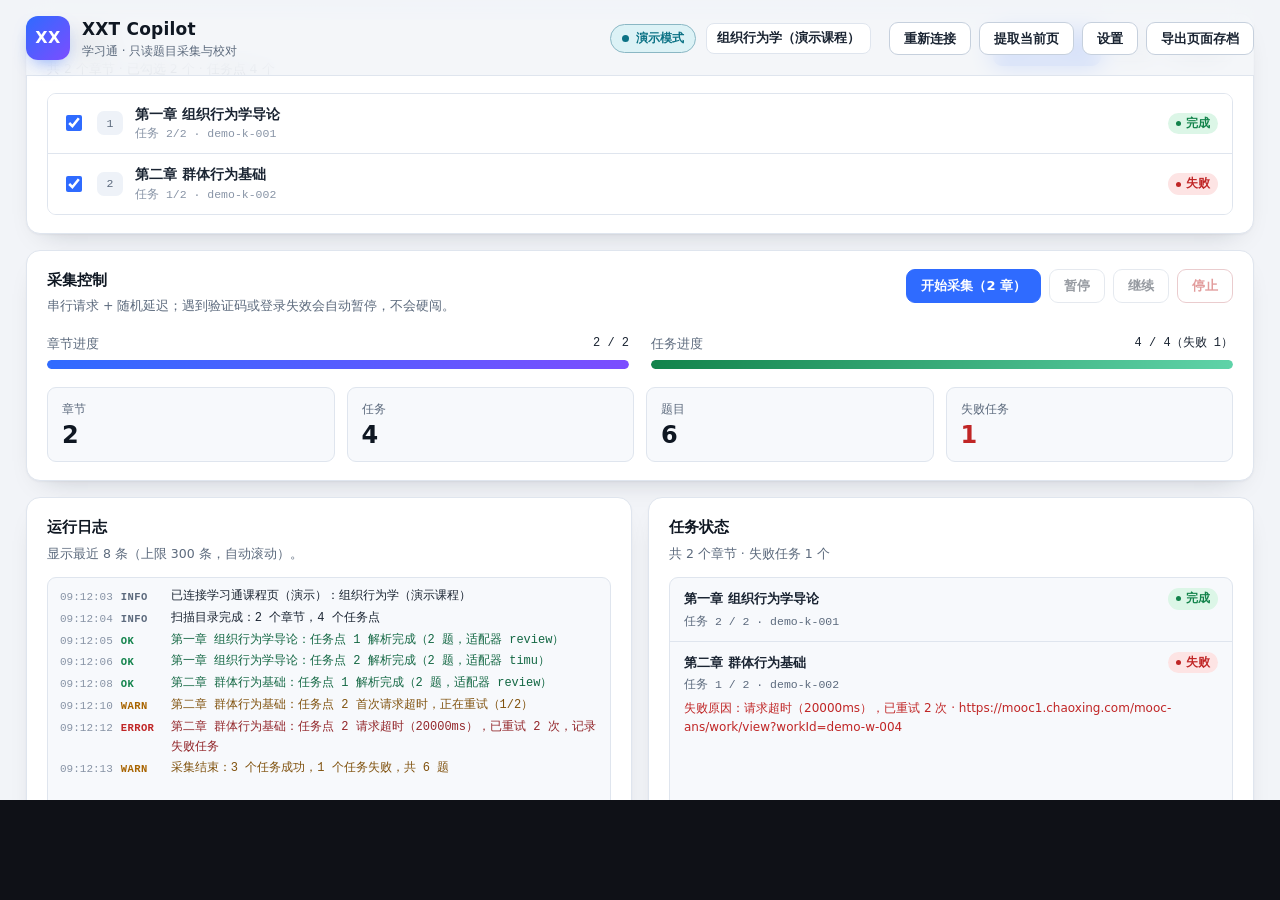
<file: tools/screenshot-capture.html>
<!DOCTYPE html>
<html lang="zh-CN">
<head>
  <meta charset="utf-8">
  <title>XXT Copilot screenshot capture</title>
  <style>
    html, body {
      margin: 0;
      padding: 0;
      width: 1280px;
      height: 800px;
      overflow: hidden;
      background: #0f1117;
    }
    iframe {
      display: block;
      width: 1280px;
      height: 800px;
      border: 0;
    }
  </style>
</head>
<body>
  <iframe id="frame" src="../dashboard/dashboard.html?demo=1"></iframe>
  <script>
    (async function () {
      'use strict';
      var params = new URLSearchParams(location.search);
      var step = params.get('step') || '1';
      var frame = document.getElementById('frame');
      var sleep = function (ms) { return new Promise(function (resolve) { setTimeout(resolve, ms); }); };

      function waitForFrame() {
        return new Promise(function (resolve) {
          var timer = setInterval(function () {
            try {
              if (frame.contentDocument && frame.contentDocument.querySelector('#btn-scan')) {
                clearInterval(timer);
                resolve();
              }
            } catch (e) {
              /* iframe not ready */
            }
          }, 50);
        });
      }

      await waitForFrame();
      var doc = frame.contentDocument;
      var win = frame.contentWindow;

      function click(selector) {
        var el = doc.querySelector(selector);
        if (el) el.click();
      }

      // 截图时隐藏“演示模式”横幅，让界面更接近正常使用状态。
      var demoBanner = doc.querySelector('#demo-banner');
      if (demoBanner) demoBanner.style.display = 'none';

      click('#btn-scan');
      await sleep(1200);

      if (step !== '1') {
        click('#btn-start');
        await sleep(6800);
      }

      var targetSelector = step === '1' ? '#card-scan' : (step === '2' ? '#card-run' : '#card-results');
      var target = doc.querySelector(targetSelector);
      if (target) {
        var top = target.getBoundingClientRect().top + (win.scrollY || 0) - 12;
        win.scrollTo(0, Math.max(0, top));
      }

      // 清掉转瞬即逝的 toast，避免遮住界面。
      Array.prototype.forEach.call(doc.querySelectorAll('.toast'), function (node) { node.remove(); });
    })();
  </script>
</body>
</html>
</file>
<file: docs/assets/site.css>
:root {
  --bg: #0b0d12;
  --bg-soft: #10131b;
  --card: #151a25;
  --card-2: #1a2030;
  --line: rgba(255, 255, 255, 0.09);
  --text: #eef1f8;
  --muted: #9aa4b5;
  --indigo: #6366f1;
  --pink: #ec4899;
  --green: #34d399;
  --amber: #fbbf24;
  --radius: 18px;
  --max: 1120px;
}

* { box-sizing: border-box; }

html { scroll-behavior: smooth; }

body {
  margin: 0;
  background:
    radial-gradient(900px 420px at 12% -8%, rgba(99, 102, 241, 0.22), transparent 62%),
    radial-gradient(760px 380px at 92% 4%, rgba(236, 72, 153, 0.16), transparent 60%),
    var(--bg);
  color: var(--text);
  font-family: -apple-system, BlinkMacSystemFont, "Segoe UI", "PingFang SC", "Hiragino Sans GB", "Microsoft YaHei", sans-serif;
  line-height: 1.7;
  -webkit-font-smoothing: antialiased;
}

a { color: #a5b4fc; text-decoration: none; }
a:hover { color: #c7d2fe; }

img { max-width: 100%; display: block; }

.wrap { width: min(var(--max), calc(100% - 40px)); margin: 0 auto; }

/* ---------- nav ---------- */
.nav {
  position: sticky;
  top: 0;
  z-index: 20;
  backdrop-filter: blur(14px);
  background: rgba(11, 13, 18, 0.78);
  border-bottom: 1px solid var(--line);
}
.nav-inner {
  width: min(var(--max), calc(100% - 40px));
  margin: 0 auto;
  height: 64px;
  display: flex;
  align-items: center;
  gap: 14px;
}
.brand { display: flex; align-items: center; gap: 10px; color: var(--text); font-weight: 800; letter-spacing: 0.2px; }
.brand img { width: 32px; height: 32px; border-radius: 9px; }
.brand small { display: block; font-size: 11px; color: var(--muted); font-weight: 500; letter-spacing: 0; }
.nav-links { display: flex; gap: 20px; margin-left: auto; align-items: center; }
.nav-links a { color: var(--muted); font-size: 14px; }
.nav-links a:hover { color: var(--text); }
.nav-cta {
  display: inline-flex;
  align-items: center;
  gap: 7px;
  padding: 8px 14px;
  border-radius: 10px;
  font-size: 13px;
  font-weight: 700;
  color: #fff;
  background: linear-gradient(120deg, var(--indigo), var(--pink));
  box-shadow: 0 8px 22px rgba(99, 102, 241, 0.28);
}

/* ---------- hero ---------- */
.hero { padding: 72px 0 48px; }
.hero-grid { display: grid; grid-template-columns: 1.08fr 0.92fr; gap: 44px; align-items: center; }
.pill {
  display: inline-flex;
  align-items: center;
  gap: 8px;
  padding: 7px 13px;
  border: 1px solid rgba(52, 211, 153, 0.3);
  background: rgba(52, 211, 153, 0.08);
  color: #a7f3d0;
  border-radius: 999px;
  font-size: 13px;
  font-weight: 600;
}
.pill .dot { width: 7px; height: 7px; border-radius: 50%; background: var(--green); box-shadow: 0 0 10px var(--green); }
h1 {
  margin: 18px 0 14px;
  font-size: clamp(34px, 4.2vw, 58px);
  line-height: 1.12;
  letter-spacing: -0.5px;
}
.grad { background: linear-gradient(100deg, #a5b4fc 8%, #f9a8d4 60%, #fbbf24 100%); -webkit-background-clip: text; background-clip: text; color: transparent; }
.lead { color: var(--muted); font-size: 17px; margin: 0 0 26px; max-width: 560px; }
.hero-actions { display: flex; flex-wrap: wrap; gap: 12px; }
.btn {
  display: inline-flex;
  align-items: center;
  justify-content: center;
  gap: 8px;
  padding: 13px 20px;
  border-radius: 12px;
  font-size: 15px;
  font-weight: 700;
  border: 1px solid var(--line);
  color: var(--text);
  background: var(--card);
  transition: transform 0.12s ease, border-color 0.12s ease;
}
.btn:hover { transform: translateY(-1px); border-color: rgba(255, 255, 255, 0.22); color: var(--text); }
.btn-primary {
  color: #fff;
  border: 0;
  background: linear-gradient(120deg, var(--indigo), var(--pink));
  box-shadow: 0 12px 30px rgba(99, 102, 241, 0.32);
}
.btn-ghost { color: var(--muted); background: transparent; }
.hero-note { margin-top: 18px; color: var(--muted); font-size: 13px; }
.hero-note a { color: #c7d2fe; }

.hero-art { position: relative; }
.shot-frame {
  border-radius: 18px;
  border: 1px solid rgba(255, 255, 255, 0.14);
  background: linear-gradient(150deg, rgba(99, 102, 241, 0.18), rgba(236, 72, 153, 0.12));
  padding: 9px;
  box-shadow: 0 30px 80px rgba(0, 0, 0, 0.55);
  overflow: hidden;
}
.shot-frame img { border-radius: 11px; }
.hero-art::after {
  content: "只读整理 · 本地导出";
  position: absolute;
  right: 18px;
  bottom: -16px;
  padding: 8px 14px;
  border-radius: 999px;
  background: #151a25;
  border: 1px solid var(--line);
  color: var(--muted);
  font-size: 12px;
  box-shadow: 0 10px 30px rgba(0, 0, 0, 0.4);
}

/* ---------- trust ---------- */
.trust { display: grid; grid-template-columns: repeat(4, 1fr); gap: 12px; padding: 26px 0 8px; }
.trust div { background: rgba(255, 255, 255, 0.03); border: 1px solid var(--line); border-radius: 13px; padding: 13px 15px; color: var(--muted); font-size: 13px; }
.trust b { display: block; color: var(--text); font-size: 14px; margin-bottom: 2px; }

/* ---------- sections ---------- */
section { padding: 58px 0; }
.sec-head { max-width: 720px; margin-bottom: 30px; }
.eyebrow { color: #a5b4fc; font-size: 13px; font-weight: 800; letter-spacing: 1.6px; text-transform: uppercase; }
h2 { margin: 8px 0 10px; font-size: clamp(25px, 3vw, 36px); line-height: 1.22; letter-spacing: -0.2px; }
.sec-head p { color: var(--muted); margin: 0; }

/* ---------- screenshots ---------- */
.shots { display: grid; grid-template-columns: repeat(3, 1fr); gap: 18px; }
.shot { background: var(--card); border: 1px solid var(--line); border-radius: var(--radius); padding: 10px; }
.shot img { border-radius: 11px; aspect-ratio: 16 / 10; object-fit: cover; }
.shot p { margin: 11px 6px 4px; font-size: 13px; color: var(--muted); }
.shot b { color: var(--text); display: block; margin-bottom: 2px; font-size: 14px; }

/* ---------- features ---------- */
.features { display: grid; grid-template-columns: repeat(3, 1fr); gap: 16px; }
.feature { background: linear-gradient(180deg, var(--card-2), var(--card)); border: 1px solid var(--line); border-radius: var(--radius); padding: 24px; }
.feature .ico {
  width: 42px; height: 42px; border-radius: 12px; display: grid; place-items: center;
  background: linear-gradient(120deg, rgba(99, 102, 241, 0.24), rgba(236, 72, 153, 0.18));
  border: 1px solid rgba(165, 180, 252, 0.24); font-size: 20px; margin-bottom: 15px;
}
.feature h3 { margin: 0 0 8px; font-size: 17px; }
.feature p { margin: 0; color: var(--muted); font-size: 14px; }

/* ---------- steps ---------- */
.steps { display: grid; grid-template-columns: repeat(3, 1fr); gap: 16px; counter-reset: step; }
.step { position: relative; background: var(--card); border: 1px solid var(--line); border-radius: var(--radius); padding: 26px 22px 22px; }
.step::before {
  counter-increment: step; content: "0" counter(step);
  position: absolute; top: 18px; right: 20px; color: rgba(165, 180, 252, 0.4); font-weight: 800; font-size: 20px;
}
.step h3 { margin: 0 0 8px; font-size: 17px; }
.step p { margin: 0; color: var(--muted); font-size: 14px; }

/* ---------- safety ---------- */
.safety { background: linear-gradient(135deg, rgba(99, 102, 241, 0.12), rgba(236, 72, 153, 0.08)); border: 1px solid rgba(165, 180, 252, 0.16); border-radius: 24px; padding: 38px; }
.safety-grid { display: grid; grid-template-columns: 1.1fr 0.9fr; gap: 34px; align-items: center; }
.safety h2 { margin-top: 0; }
.safety p { color: var(--muted); margin: 0 0 14px; }
.checks { display: grid; gap: 10px; margin: 0; padding: 0; list-style: none; }
.checks li { background: rgba(9, 12, 18, 0.55); border: 1px solid var(--line); border-radius: 11px; padding: 11px 14px; color: var(--muted); font-size: 14px; }
.checks b { color: var(--text); }

/* ---------- download ---------- */
.download-grid { display: grid; grid-template-columns: repeat(3, 1fr); gap: 16px; }
.dl {
  background: var(--card); border: 1px solid var(--line); border-radius: var(--radius); padding: 26px;
  display: flex; flex-direction: column; gap: 12px;
}
.dl .tag { align-self: flex-start; font-size: 12px; font-weight: 700; color: #a7f3d0; background: rgba(52, 211, 153, 0.1); border: 1px solid rgba(52, 211, 153, 0.28); padding: 4px 10px; border-radius: 999px; }
.dl h3 { margin: 0; font-size: 20px; }
.dl p { margin: 0; color: var(--muted); font-size: 14px; }
.dl .btn { margin-top: auto; }
.manual { margin-top: 22px; background: var(--bg-soft); border: 1px solid var(--line); border-radius: var(--radius); padding: 24px; }
.manual h3 { margin: 0 0 10px; font-size: 17px; }
.manual ol { margin: 0; padding-left: 22px; color: var(--muted); }
.manual li { margin: 7px 0; }
.manual code { color: #c7d2fe; background: rgba(99, 102, 241, 0.14); padding: 1px 6px; border-radius: 5px; font-size: 13px; }

/* ---------- faq ---------- */
.faq { display: grid; gap: 12px; }
details { background: var(--card); border: 1px solid var(--line); border-radius: 14px; padding: 16px 20px; }
details[open] { border-color: rgba(165, 180, 252, 0.28); }
summary { cursor: pointer; font-weight: 700; font-size: 15px; list-style: none; display: flex; justify-content: space-between; gap: 16px; }
summary::-webkit-details-marker { display: none; }
summary::after { content: "+"; color: var(--muted); font-weight: 400; font-size: 20px; line-height: 1; }
details[open] summary::after { content: "–"; }
details p { margin: 12px 0 0; color: var(--muted); font-size: 14px; }

/* ---------- footer ---------- */
footer { border-top: 1px solid var(--line); padding: 34px 0 46px; color: var(--muted); font-size: 13px; }
.foot { display: flex; flex-wrap: wrap; gap: 20px; justify-content: space-between; align-items: flex-start; }
.foot a { color: var(--muted); }
.foot a:hover { color: var(--text); }
.foot-links { display: flex; flex-wrap: wrap; gap: 16px; }
.disclaimer { margin-top: 18px; max-width: 860px; color: #7c8698; font-size: 12px; line-height: 1.8; }

/* ---------- responsive ---------- */
@media (max-width: 960px) {
  .hero-grid, .safety-grid { grid-template-columns: 1fr; }
  .hero-art { max-width: 720px; }
  .trust { grid-template-columns: repeat(2, 1fr); }
  .shots, .features, .steps { grid-template-columns: 1fr 1fr; }
  .download-grid { grid-template-columns: 1fr; }
}
@media (max-width: 640px) {
  .wrap, .nav-inner { width: min(var(--max), calc(100% - 28px)); }
  .nav-links a:not(.nav-cta) { display: none; }
  .hero { padding: 44px 0 30px; }
  .shots, .features, .steps, .trust { grid-template-columns: 1fr; }
  .safety { padding: 24px; }
  section { padding: 42px 0; }
}
</file>
<file: dashboard/dashboard.css>
/* ==========================================================================
   XXT Copilot · dashboard.css
   纯原生 CSS，无外部字体 / 无远程资源。
   深色与浅色跟随系统 prefers-color-scheme；1280px 宽度下布局舒适。
   ========================================================================== */

:root {
  color-scheme: light dark;

  --bg: #f2f4f8;
  --bg-grad: radial-gradient(1200px 480px at 50% -160px, #e3ecff 0%, rgba(227, 236, 255, 0) 70%);
  --panel: #ffffff;
  --panel-2: #f7f9fc;
  --panel-3: #eef2f8;
  --border: #dfe5ee;
  --border-strong: #c6d0dd;
  --text: #1a2432;
  --text-strong: #0f1722;
  --muted: #5c6a7d;
  --muted-2: #8894a6;
  --accent: #2f6bff;
  --accent-strong: #1d54e0;
  --accent-soft: #e2ebff;
  --ok: #12834b;
  --ok-soft: #dcf6e7;
  --warn: #a86400;
  --warn-soft: #fdf1d8;
  --err: #c02626;
  --err-soft: #fde4e4;
  --info: #0b7285;
  --info-soft: #dcf2f6;
  --shadow: 0 1px 2px rgba(16, 24, 40, 0.04), 0 12px 28px -18px rgba(16, 24, 40, 0.28);
  --shadow-lift: 0 2px 6px rgba(16, 24, 40, 0.06), 0 18px 40px -20px rgba(16, 24, 40, 0.32);
  --radius: 14px;
  --radius-sm: 9px;
  --sans: "Segoe UI", "PingFang SC", "Microsoft YaHei", "Noto Sans SC", system-ui, -apple-system, sans-serif;
  --mono: ui-monospace, "Cascadia Code", "SFMono-Regular", Consolas, "Liberation Mono", monospace;
  --focus: 0 0 0 3px rgba(47, 107, 255, 0.25);
}

@media (prefers-color-scheme: dark) {
  :root {
    --bg: #0d1117;
    --bg-grad: radial-gradient(1200px 480px at 50% -160px, #16233d 0%, rgba(22, 35, 61, 0) 70%);
    --panel: #161c25;
    --panel-2: #1b2330;
    --panel-3: #212b3a;
    --border: #2a3545;
    --border-strong: #3a475b;
    --text: #dfe6f0;
    --text-strong: #f2f6fc;
    --muted: #93a1b6;
    --muted-2: #6f7f96;
    --accent: #6e9cff;
    --accent-strong: #8fb3ff;
    --accent-soft: #1d2c4b;
    --ok: #43d18b;
    --ok-soft: #123527;
    --warn: #f0b357;
    --warn-soft: #38290e;
    --err: #ff7b7b;
    --err-soft: #401b1e;
    --info: #5fd3e8;
    --info-soft: #0f2f36;
    --shadow: 0 1px 2px rgba(0, 0, 0, 0.4), 0 16px 32px -20px rgba(0, 0, 0, 0.7);
    --shadow-lift: 0 2px 8px rgba(0, 0, 0, 0.5), 0 22px 44px -22px rgba(0, 0, 0, 0.8);
    --focus: 0 0 0 3px rgba(110, 156, 255, 0.3);
  }
}

* {
  box-sizing: border-box;
}

html,
body {
  margin: 0;
  padding: 0;
}

body {
  min-height: 100vh;
  background-color: var(--bg);
  background-image: var(--bg-grad);
  background-repeat: no-repeat;
  color: var(--text);
  font-family: var(--sans);
  font-size: 14px;
  line-height: 1.55;
  -webkit-font-smoothing: antialiased;
}

[hidden] {
  display: none !important;
}

h1,
h2,
h3,
p {
  margin: 0;
}

a {
  color: var(--accent);
  text-decoration: none;
}

a:hover {
  text-decoration: underline;
}

code {
  font-family: var(--mono);
  font-size: 0.92em;
  padding: 1px 5px;
  border-radius: 5px;
  background: var(--panel-3);
}

::selection {
  background: var(--accent-soft);
  color: var(--text-strong);
}

/* 滚动条（Chromium） */
::-webkit-scrollbar {
  width: 10px;
  height: 10px;
}

::-webkit-scrollbar-thumb {
  background: var(--border-strong);
  border-radius: 8px;
  border: 2px solid transparent;
  background-clip: content-box;
}

::-webkit-scrollbar-thumb:hover {
  background: var(--muted-2);
  border: 2px solid transparent;
  background-clip: content-box;
}

::-webkit-scrollbar-track {
  background: transparent;
}

/* ---------------------------------------------------------------- 布局 */
.app {
  max-width: 1280px;
  margin: 0 auto;
  padding: 0 26px 40px;
}

main {
  display: flex;
  flex-direction: column;
  gap: 16px;
  margin-top: 16px;
}

.two-col {
  display: grid;
  grid-template-columns: minmax(0, 1fr) minmax(0, 1fr);
  gap: 16px;
}

.foot {
  margin-top: 30px;
  text-align: center;
  color: var(--muted-2);
  font-size: 12px;
}

/* ---------------------------------------------------------------- 顶栏 */
.topbar {
  position: sticky;
  top: 0;
  z-index: 30;
  display: flex;
  align-items: center;
  gap: 18px;
  padding: 16px 0 14px;
  border-bottom: 1px solid var(--border);
  background: color-mix(in srgb, var(--bg) 82%, transparent);
  -webkit-backdrop-filter: blur(12px);
  backdrop-filter: blur(12px);
}

.brand {
  display: flex;
  align-items: center;
  gap: 12px;
  flex: none;
}

.logo {
  display: grid;
  place-items: center;
  width: 44px;
  height: 44px;
  border-radius: 12px;
  background: linear-gradient(135deg, var(--accent) 0%, #7c4dff 100%);
  color: #fff;
  font-weight: 800;
  font-size: 16px;
  letter-spacing: 0.5px;
  box-shadow: 0 8px 18px -8px rgba(47, 107, 255, 0.65);
}

.brand-text h1 {
  font-size: 17px;
  font-weight: 700;
  color: var(--text-strong);
  letter-spacing: 0.2px;
}

.brand-text p {
  font-size: 12px;
  color: var(--muted);
}

.topbar-status {
  display: flex;
  align-items: center;
  gap: 10px;
  min-width: 0;
  margin-left: auto;
}

.course-name {
  max-width: 320px;
  overflow: hidden;
  text-overflow: ellipsis;
  white-space: nowrap;
  font-size: 13px;
  font-weight: 600;
  color: var(--text);
  padding: 4px 10px;
  border-radius: 8px;
  background: var(--panel);
  border: 1px solid var(--border);
}

.topbar-actions {
  display: flex;
  align-items: center;
  gap: 8px;
  flex: none;
}

/* ---------------------------------------------------------------- 通用组件 */
.card {
  background: var(--panel);
  border: 1px solid var(--border);
  border-radius: var(--radius);
  box-shadow: var(--shadow);
  padding: 18px 20px;
}

.card-head {
  display: flex;
  align-items: flex-start;
  justify-content: space-between;
  gap: 16px;
  flex-wrap: wrap;
}

.card-head h2 {
  font-size: 15px;
  font-weight: 700;
  color: var(--text-strong);
}

.card-sub {
  margin-top: 4px;
  font-size: 12.5px;
  color: var(--muted);
}

.card-tools {
  display: flex;
  align-items: center;
  gap: 8px;
  flex-wrap: wrap;
}

.btn {
  appearance: none;
  display: inline-flex;
  align-items: center;
  justify-content: center;
  gap: 7px;
  padding: 8px 14px;
  border-radius: var(--radius-sm);
  border: 1px solid var(--border-strong);
  background: var(--panel);
  color: var(--text);
  font-family: inherit;
  font-size: 13px;
  font-weight: 600;
  line-height: 1.2;
  cursor: pointer;
  white-space: nowrap;
  transition: background-color 0.15s ease, border-color 0.15s ease, color 0.15s ease, transform 0.05s ease;
}

.btn:hover:not(:disabled) {
  background: var(--panel-3);
  border-color: var(--muted-2);
}

.btn:active:not(:disabled) {
  transform: translateY(1px);
}

.btn:focus-visible {
  outline: none;
  box-shadow: var(--focus);
}

.btn:disabled {
  opacity: 0.45;
  cursor: not-allowed;
}

.btn-primary {
  background: var(--accent);
  border-color: var(--accent);
  color: #fff;
}

.btn-primary:hover:not(:disabled) {
  background: var(--accent-strong);
  border-color: var(--accent-strong);
}

.btn-danger {
  color: var(--err);
  border-color: color-mix(in srgb, var(--err) 45%, var(--border));
  background: var(--panel);
}

.btn-danger:hover:not(:disabled) {
  background: var(--err-soft);
  border-color: var(--err);
}

.btn-sm {
  padding: 5px 10px;
  font-size: 12px;
  font-weight: 500;
}

.btn.is-loading {
  position: relative;
  padding-left: 32px;
}

.btn.is-loading::before {
  content: "";
  position: absolute;
  left: 12px;
  top: 50%;
  width: 12px;
  height: 12px;
  margin-top: -6px;
  border-radius: 50%;
  border: 2px solid currentColor;
  border-right-color: transparent;
  animation: xxt-spin 0.7s linear infinite;
}

@keyframes xxt-spin {
  to {
    transform: rotate(360deg);
  }
}

.icon-btn {
  display: grid;
  place-items: center;
  width: 32px;
  height: 32px;
  border: 1px solid transparent;
  border-radius: 8px;
  background: transparent;
  color: var(--muted);
  font-size: 20px;
  line-height: 1;
  cursor: pointer;
}

.icon-btn:hover {
  background: var(--panel-3);
  color: var(--text);
}

.icon-btn:focus-visible {
  outline: none;
  box-shadow: var(--focus);
}

/* 状态胶囊 */
.pill {
  display: inline-flex;
  align-items: center;
  gap: 7px;
  padding: 4px 11px;
  border-radius: 999px;
  border: 1px solid var(--border);
  background: var(--panel);
  font-size: 12px;
  font-weight: 600;
  color: var(--muted);
  white-space: nowrap;
}

.pill::before {
  content: "";
  width: 7px;
  height: 7px;
  border-radius: 50%;
  background: currentColor;
  flex: none;
}

.pill-idle {
  color: var(--muted);
}

.pill-connecting {
  color: var(--warn);
  border-color: color-mix(in srgb, var(--warn) 40%, var(--border));
  background: var(--warn-soft);
}

.pill-ok {
  color: var(--ok);
  border-color: color-mix(in srgb, var(--ok) 40%, var(--border));
  background: var(--ok-soft);
}

.pill-warn {
  color: var(--warn);
  border-color: color-mix(in srgb, var(--warn) 40%, var(--border));
  background: var(--warn-soft);
}

.pill-error {
  color: var(--err);
  border-color: color-mix(in srgb, var(--err) 40%, var(--border));
  background: var(--err-soft);
}

.pill-info {
  color: var(--info);
  border-color: color-mix(in srgb, var(--info) 40%, var(--border));
  background: var(--info-soft);
}

/* 横幅提示 */
.banner {
  margin-top: 14px;
  padding: 10px 14px;
  border-radius: var(--radius-sm);
  border: 1px solid var(--border);
  font-size: 13px;
  line-height: 1.5;
}

.banner-info {
  color: var(--info);
  border-color: color-mix(in srgb, var(--info) 32%, var(--border));
  background: var(--info-soft);
}

.banner-warn {
  color: var(--warn);
  border-color: color-mix(in srgb, var(--warn) 32%, var(--border));
  background: var(--warn-soft);
}

.banner-error {
  color: var(--err);
  border-color: color-mix(in srgb, var(--err) 32%, var(--border));
  background: var(--err-soft);
}

/* ---------------------------------------------------------------- 空状态 */
.empty-state {
  padding: 56px 24px;
  text-align: center;
}

.empty-state h2 {
  font-size: 19px;
  font-weight: 700;
  color: var(--text-strong);
}

.empty-state p {
  max-width: 560px;
  margin: 10px auto 20px;
  color: var(--muted);
  font-size: 13.5px;
}

/* ---------------------------------------------------------------- 目录列表 */
.entries {
  display: flex;
  flex-direction: column;
  margin-top: 14px;
  border: 1px solid var(--border);
  border-radius: var(--radius-sm);
  overflow: hidden;
}

.entry-row {
  display: grid;
  grid-template-columns: auto auto minmax(0, 1fr) auto;
  align-items: center;
  gap: 12px;
  padding: 10px 14px;
  background: var(--panel);
}

.entry-row + .entry-row {
  border-top: 1px solid var(--border);
}

.entry-row:hover {
  background: var(--panel-2);
}

.entry-check {
  display: flex;
  align-items: center;
  cursor: pointer;
}

.entry-check input {
  width: 16px;
  height: 16px;
  accent-color: var(--accent);
  cursor: pointer;
}

.entry-index {
  min-width: 26px;
  height: 24px;
  display: grid;
  place-items: center;
  border-radius: 7px;
  background: var(--panel-3);
  color: var(--muted);
  font-family: var(--mono);
  font-size: 11.5px;
}

.entry-main {
  min-width: 0;
  display: flex;
  flex-direction: column;
  gap: 1px;
}

.entry-title {
  overflow: hidden;
  text-overflow: ellipsis;
  white-space: nowrap;
  font-size: 13.5px;
  font-weight: 600;
  color: var(--text);
}

.entry-sub {
  font-size: 11.5px;
  color: var(--muted-2);
  font-family: var(--mono);
}

.entries-empty,
.task-empty,
.log-empty,
.empty {
  color: var(--muted);
  font-size: 13px;
}

.entries-empty {
  padding: 46px 18px;
  text-align: center;
}

/* 状态徽标 */
.badge {
  display: inline-flex;
  align-items: center;
  gap: 5px;
  padding: 2px 8px;
  border-radius: 999px;
  font-size: 11.5px;
  font-weight: 600;
  background: var(--panel-3);
  color: var(--muted);
  white-space: nowrap;
}

.badge::before {
  content: "";
  width: 5px;
  height: 5px;
  border-radius: 50%;
  background: currentColor;
}

.badge-pending {
  color: var(--muted);
}

.badge-running {
  color: var(--accent);
  background: var(--accent-soft);
}

.badge-done,
.badge-ok {
  color: var(--ok);
  background: var(--ok-soft);
}

.badge-failed,
.badge-error {
  color: var(--err);
  background: var(--err-soft);
}

.badge-notask {
  color: var(--muted-2);
}

.badge-type {
  color: var(--accent);
  background: var(--accent-soft);
}

/* ---------------------------------------------------------------- 进度与统计 */
.progress-grid {
  display: grid;
  grid-template-columns: minmax(0, 1fr) minmax(0, 1fr);
  gap: 22px;
  margin-top: 18px;
}

.progress-item {
  min-width: 0;
}

.progress-label {
  display: flex;
  align-items: center;
  justify-content: space-between;
  gap: 10px;
  margin-bottom: 7px;
  font-size: 12.5px;
  color: var(--muted);
}

.progress-label span:last-child {
  font-family: var(--mono);
  color: var(--text);
  font-size: 12px;
}

.bar {
  height: 9px;
  border-radius: 999px;
  background: var(--panel-3);
  overflow: hidden;
}

.bar-fill {
  width: 0;
  height: 100%;
  border-radius: 999px;
  background: linear-gradient(90deg, var(--accent) 0%, #7c4dff 100%);
  transition: width 0.35s ease;
}

.bar-fill-ok {
  background: linear-gradient(90deg, var(--ok) 0%, #5fd3a8 100%);
}

.stats {
  display: grid;
  grid-template-columns: repeat(4, minmax(0, 1fr));
  gap: 12px;
  margin-top: 18px;
}

.stat {
  display: flex;
  flex-direction: column;
  gap: 2px;
  padding: 12px 14px;
  border-radius: var(--radius-sm);
  border: 1px solid var(--border);
  background: var(--panel-2);
}

.stat-label {
  font-size: 12px;
  color: var(--muted);
}

.stat-value {
  font-size: 24px;
  font-weight: 700;
  line-height: 1.2;
  color: var(--text-strong);
  font-variant-numeric: tabular-nums;
}

.stat-failed .stat-value {
  color: var(--err);
}

/* ---------------------------------------------------------------- 日志与任务 */
.log-list {
  margin-top: 14px;
  height: 288px;
  overflow: auto;
  padding: 8px;
  border: 1px solid var(--border);
  border-radius: var(--radius-sm);
  background: var(--panel-2);
  font-family: var(--mono);
  font-size: 12px;
  line-height: 1.65;
}

.log-row {
  display: flex;
  gap: 8px;
  padding: 1px 4px;
  border-radius: 5px;
  word-break: break-word;
}

.log-row:hover {
  background: var(--panel-3);
}

.log-time {
  flex: none;
  color: var(--muted-2);
  font-size: 11px;
  padding-top: 1px;
}

.log-level {
  flex: none;
  width: 42px;
  font-size: 10.5px;
  font-weight: 700;
  letter-spacing: 0.4px;
  padding-top: 2px;
  color: var(--muted);
}

.log-msg {
  min-width: 0;
  color: var(--text);
}

.log-info .log-level {
  color: var(--muted);
}

.log-ok .log-level {
  color: var(--ok);
}

.log-ok .log-msg {
  color: color-mix(in srgb, var(--ok) 72%, var(--text));
}

.log-warn .log-level {
  color: var(--warn);
}

.log-warn .log-msg {
  color: color-mix(in srgb, var(--warn) 72%, var(--text));
}

.log-error .log-level {
  color: var(--err);
}

.log-error .log-msg {
  color: color-mix(in srgb, var(--err) 72%, var(--text));
}

.log-empty {
  padding: 8px;
}

.task-list {
  margin-top: 14px;
  height: 288px;
  overflow: auto;
  border: 1px solid var(--border);
  border-radius: var(--radius-sm);
  background: var(--panel-2);
}

.task-row {
  padding: 10px 14px;
}

.task-row + .task-row {
  border-top: 1px solid var(--border);
}

.task-head {
  display: flex;
  align-items: center;
  justify-content: space-between;
  gap: 10px;
}

.task-title {
  min-width: 0;
  overflow: hidden;
  text-overflow: ellipsis;
  white-space: nowrap;
  font-size: 13px;
  font-weight: 600;
  color: var(--text);
}

.task-meta {
  margin-top: 3px;
  font-size: 11.5px;
  color: var(--muted);
  font-family: var(--mono);
}

.task-error {
  margin-top: 5px;
  font-size: 12px;
  color: var(--err);
  word-break: break-word;
}

.task-empty {
  padding: 18px 14px;
}

/* ---------------------------------------------------------------- 结果表格 */
.count-badge {
  display: inline-flex;
  align-items: center;
  padding: 4px 11px;
  border-radius: 999px;
  background: var(--accent-soft);
  color: var(--accent);
  font-size: 12.5px;
  font-weight: 700;
  font-variant-numeric: tabular-nums;
  white-space: nowrap;
}

.mode-badge {
  display: inline-flex;
  align-items: center;
  margin-left: 8px;
  padding: 2px 9px;
  border-radius: 999px;
  border: 1px solid color-mix(in srgb, var(--info) 38%, var(--border));
  background: var(--info-soft);
  color: var(--info);
  font-size: 11.5px;
  font-weight: 600;
  vertical-align: 2px;
  white-space: nowrap;
}

.filters {
  display: flex;
  align-items: center;
  flex-wrap: wrap;
  gap: 12px;
  margin-top: 16px;
}

.field-inline {
  display: inline-flex;
  align-items: center;
  gap: 7px;
  font-size: 12.5px;
  color: var(--muted);
}

select,
input[type="search"],
input[type="number"],
input[type="text"] {
  appearance: none;
  padding: 7px 10px;
  border: 1px solid var(--border-strong);
  border-radius: var(--radius-sm);
  background: var(--panel);
  color: var(--text);
  font-family: inherit;
  font-size: 13px;
  line-height: 1.3;
}

select {
  padding-right: 28px;
  background-image: url("data:image/svg+xml;charset=utf-8,%3Csvg xmlns='http://www.w3.org/2000/svg' width='12' height='12' viewBox='0 0 12 12'%3E%3Cpath fill='%238894a6' d='M6 8.5 2 4.5l1-1L6 6.5l3-3 1 1z'/%3E%3C/svg%3E");
  background-repeat: no-repeat;
  background-position: right 9px center;
  cursor: pointer;
}

select:focus,
input:focus {
  outline: none;
  border-color: var(--accent);
  box-shadow: var(--focus);
}

.search input {
  width: 260px;
}

.table-wrap {
  margin-top: 14px;
  max-height: 640px;
  overflow: auto;
  border: 1px solid var(--border);
  border-radius: var(--radius-sm);
}

.result-table {
  width: 100%;
  border-collapse: separate;
  border-spacing: 0;
  font-size: 13px;
}

.result-table th {
  position: sticky;
  top: 0;
  z-index: 2;
  padding: 9px 10px;
  text-align: left;
  font-size: 12px;
  font-weight: 600;
  color: var(--muted);
  background: var(--panel-2);
  border-bottom: 1px solid var(--border);
  white-space: nowrap;
}

.result-table td {
  padding: 9px 10px;
  vertical-align: top;
  border-bottom: 1px solid var(--border);
  color: var(--text);
}

.result-table tbody tr:last-child td {
  border-bottom: none;
}

.result-table tbody tr:hover td {
  background: var(--panel-2);
}

.col-idx {
  width: 38px;
  color: var(--muted-2);
  font-family: var(--mono);
  font-size: 11.5px;
}

.col-chapter {
  min-width: 120px;
  max-width: 160px;
  color: var(--muted);
  font-size: 12.5px;
}

.col-stem {
  min-width: 260px;
  max-width: 420px;
  line-height: 1.5;
}

.col-options {
  min-width: 180px;
  max-width: 300px;
}

.col-my,
.col-answer {
  white-space: nowrap;
}

.col-source {
  min-width: 70px;
  white-space: nowrap;
}

.col-quality {
  min-width: 130px;
}

.opt-line {
  font-size: 12px;
  color: var(--muted);
  line-height: 1.5;
}

.opt-line + .opt-line {
  margin-top: 1px;
}

.answer-input {
  width: 118px;
  padding: 6px 8px;
  font-size: 12.5px;
  border-radius: 7px;
  border: 1px solid var(--border-strong);
  background: var(--panel);
  color: var(--text);
  font-family: inherit;
}

.answer-input:hover {
  border-color: var(--muted-2);
}

.answer-input:focus {
  outline: none;
  border-color: var(--accent);
  box-shadow: var(--focus);
}

.answer-input.is-error {
  border-color: var(--err);
  background: var(--err-soft);
  color: var(--err);
}

.answer-input.is-saving {
  opacity: 0.6;
}

.answer-missing {
  color: var(--muted-2);
  font-size: 12px;
}

.source-link {
  font-size: 12.5px;
}

.adapter-tag {
  display: inline-block;
  padding: 1px 7px;
  border-radius: 5px;
  background: var(--panel-3);
  color: var(--muted);
  font-family: var(--mono);
  font-size: 11px;
}

.warn-chip {
  display: inline-block;
  margin: 2px 2px 0 0;
  padding: 1px 7px;
  border-radius: 5px;
  background: var(--warn-soft);
  color: var(--warn);
  font-size: 11px;
  cursor: help;
}

.quality-empty {
  color: var(--muted-2);
  font-size: 12px;
}

.result-empty {
  padding: 34px 16px;
  text-align: center;
}

.pager {
  display: flex;
  align-items: center;
  justify-content: center;
  gap: 14px;
  margin-top: 14px;
  color: var(--muted);
  font-size: 12.5px;
  font-variant-numeric: tabular-nums;
}

/* ---------------------------------------------------------------- 导出 */
.export-actions {
  display: flex;
  align-items: center;
  flex-wrap: wrap;
  gap: 10px;
  margin-top: 16px;
}

.check {
  display: inline-flex;
  align-items: center;
  gap: 7px;
  font-size: 13px;
  color: var(--text);
  cursor: pointer;
  user-select: none;
}

.check input {
  width: 15px;
  height: 15px;
  accent-color: var(--accent);
  cursor: pointer;
}

/* ---------------------------------------------------------------- 设置弹窗 */
.modal {
  position: fixed;
  inset: 0;
  z-index: 100;
  display: flex;
  align-items: center;
  justify-content: center;
  padding: 20px;
}

.modal-backdrop {
  position: absolute;
  inset: 0;
  background: rgba(8, 12, 20, 0.55);
  -webkit-backdrop-filter: blur(3px);
  backdrop-filter: blur(3px);
}

.modal-panel {
  position: relative;
  width: min(580px, calc(100vw - 32px));
  max-height: calc(100vh - 40px);
  overflow: auto;
  background: var(--panel);
  border: 1px solid var(--border);
  border-radius: var(--radius);
  box-shadow: var(--shadow-lift);
  animation: xxt-pop 0.16s ease-out;
}

@keyframes xxt-pop {
  from {
    opacity: 0;
    transform: translateY(8px) scale(0.985);
  }
  to {
    opacity: 1;
    transform: translateY(0) scale(1);
  }
}

.modal-head {
  display: flex;
  align-items: center;
  justify-content: space-between;
  gap: 12px;
  padding: 16px 20px;
  border-bottom: 1px solid var(--border);
}

.modal-head h2 {
  font-size: 16px;
  font-weight: 700;
  color: var(--text-strong);
}

.modal-body {
  padding: 18px 20px;
}

.modal-foot {
  display: flex;
  align-items: center;
  justify-content: flex-end;
  gap: 10px;
  padding: 14px 20px 18px;
  border-top: 1px solid var(--border);
}

.form-grid {
  display: grid;
  grid-template-columns: repeat(2, minmax(0, 1fr));
  gap: 14px;
}

.form-field {
  display: flex;
  flex-direction: column;
  gap: 6px;
  min-width: 0;
}

.form-field span {
  font-size: 12.5px;
  color: var(--muted);
}

.form-field input {
  width: 100%;
}

.form-hint {
  margin-top: 14px;
  font-size: 12px;
  color: var(--muted);
  line-height: 1.6;
}

.form-error {
  margin-top: 12px;
  padding: 8px 12px;
  border-radius: var(--radius-sm);
  background: var(--err-soft);
  color: var(--err);
  font-size: 12.5px;
}

/* ---------------------------------------------------------------- Toast */
.toasts {
  position: fixed;
  right: 20px;
  bottom: 20px;
  z-index: 200;
  display: flex;
  flex-direction: column;
  gap: 8px;
  max-width: min(420px, calc(100vw - 40px));
}

.toast {
  padding: 10px 14px;
  border-radius: var(--radius-sm);
  border: 1px solid var(--border);
  border-left: 3px solid var(--muted-2);
  background: var(--panel);
  color: var(--text);
  font-size: 13px;
  box-shadow: var(--shadow);
  animation: xxt-toast-in 0.18s ease-out;
  word-break: break-word;
}

.toast-ok {
  border-left-color: var(--ok);
}

.toast-warn {
  border-left-color: var(--warn);
}

.toast-error {
  border-left-color: var(--err);
}

.toast-info {
  border-left-color: var(--info);
}

.toast-hide {
  opacity: 0;
  transform: translateY(6px);
  transition: opacity 0.2s ease, transform 0.2s ease;
}

@keyframes xxt-toast-in {
  from {
    opacity: 0;
    transform: translateY(8px);
  }
  to {
    opacity: 1;
    transform: translateY(0);
  }
}

/* ---------------------------------------------------------------- 响应式 */
@media (max-width: 1080px) {
  .two-col {
    grid-template-columns: minmax(0, 1fr);
  }

  .topbar {
    flex-wrap: wrap;
    gap: 10px 16px;
  }

  .topbar-status {
    order: 3;
    width: 100%;
    margin-left: 0;
  }
}

@media (max-width: 820px) {
  .app {
    padding: 0 14px 28px;
  }

  .stats {
    grid-template-columns: repeat(2, minmax(0, 1fr));
  }

  .progress-grid {
    grid-template-columns: minmax(0, 1fr);
    gap: 14px;
  }

  .search input {
    width: 100%;
  }

  .filters {
    align-items: stretch;
  }

  .field-inline {
    flex: 1 1 140px;
  }

  .field-inline select {
    flex: 1;
  }

  .form-grid {
    grid-template-columns: minmax(0, 1fr);
  }

  .topbar-actions {
    width: 100%;
    justify-content: flex-end;
  }
}

@media (prefers-reduced-motion: reduce) {
  *,
  *::before,
  *::after {
    animation-duration: 0.01ms !important;
    animation-iteration-count: 1 !important;
    transition-duration: 0.01ms !important;
  }
}
</file>
